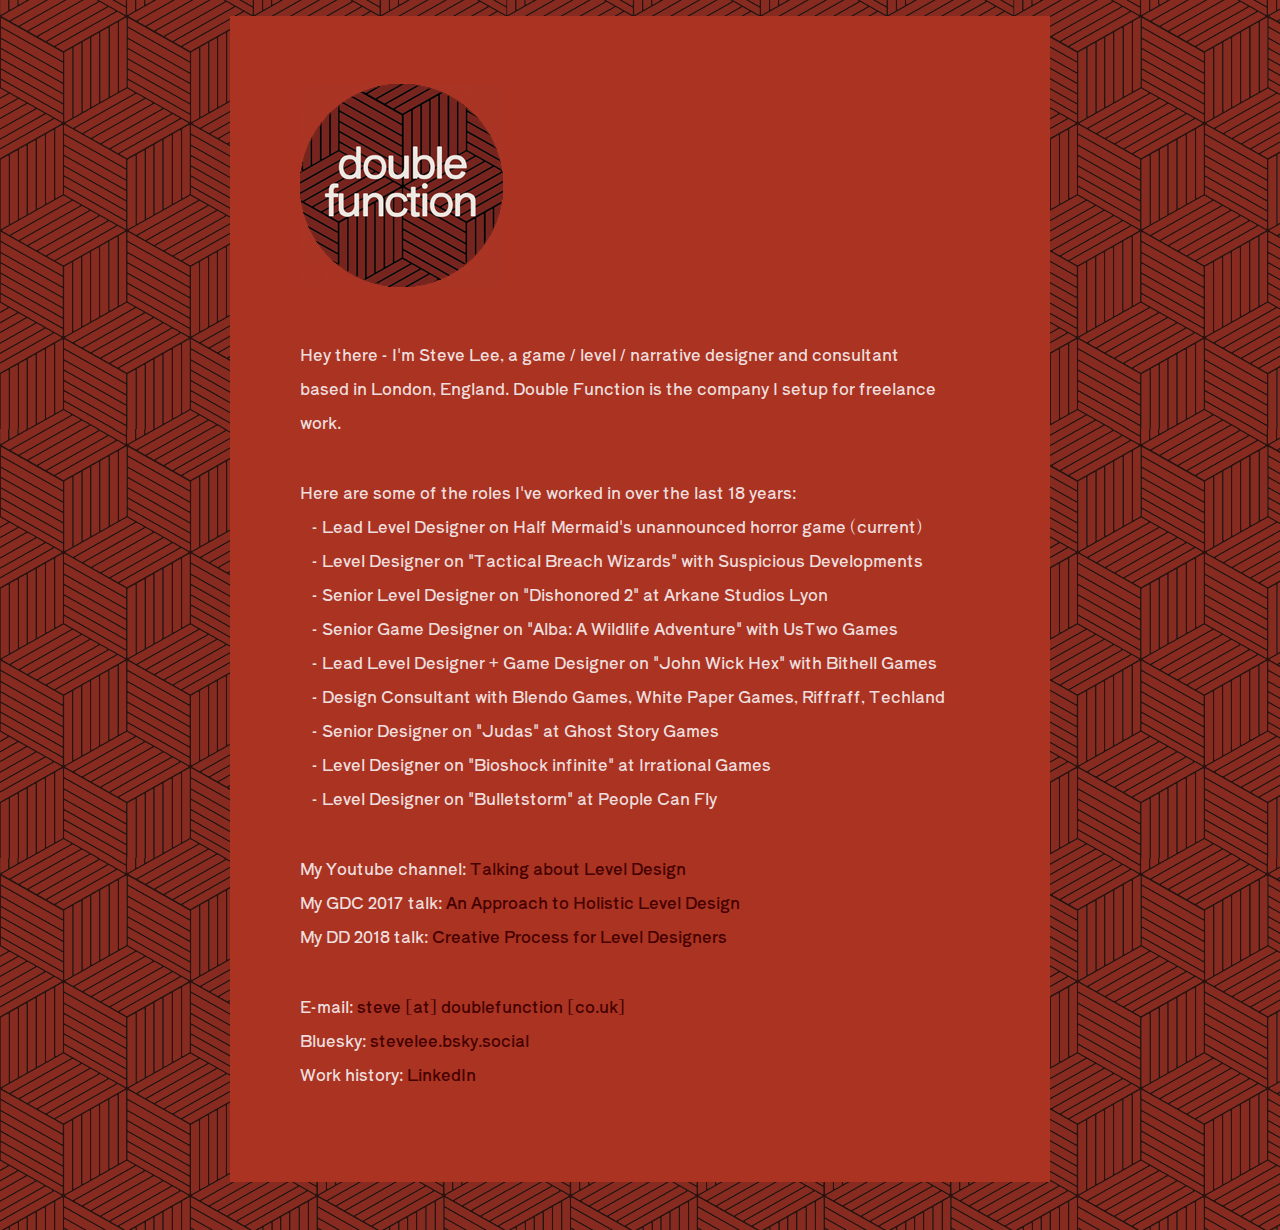
<file: index.html>
<!DOCTYPE html PUBLIC "-//W3C//DTD XHTML 1.0 Transitional//EN" "http://www.w3.org/TR/xhtml1/DTD/xhtml1-transitional.dtd">

<meta name="description" content="Steve Lee is a freelance game / level / narrative designer based in London, England.<br />">

<html>
<head>

<link rel="stylesheet" type="text/css" href="style.css" />

<link rel="preconnect" href="https://fonts.googleapis.com">
<link rel="preconnect" href="https://fonts.gstatic.com" crossorigin>
<link href="https://fonts.googleapis.com/css2?family=Jost:wght@500&family=Shippori+Antique&family=Yantramanav&display=swap" rel="stylesheet">

<title>Steve Lee / Double Function - London-based Game, Level and Narrative Designer</title>

<base target="_blank">

</head>



<!-- BODY -->
<body>

<div id="body">
<br /><br />
<a href="http://www.doublefunction.co.uk" target="_self" alt="double function"><img src="dflogo4.jpg" alt="double function"/></a><br />
<br />

<p>
Hey there - I'm Steve Lee, a game / level / narrative designer and consultant based in London, England. Double Function is the company I setup for freelance work.<br />
</p>

<!--<p>
(For my video and film editing portfolio, <a href="http://doublefunction.co.uk/editing" target="_blank">click here</a>.)
</p>-->

<p>
Here are some of the roles I've worked in over the last 18 years:<br />
&nbsp;&nbsp;&nbsp;- Lead Level Designer on Half Mermaid's unannounced horror game (current)<br />
&nbsp;&nbsp;&nbsp;- Level Designer on "Tactical Breach Wizards" with Suspicious Developments<br />
&nbsp;&nbsp;&nbsp;- Senior Level Designer on "Dishonored 2" at Arkane Studios Lyon<br />
&nbsp;&nbsp;&nbsp;- Senior Game Designer on "Alba: A Wildlife Adventure" with UsTwo Games<br />
&nbsp;&nbsp;&nbsp;- Lead Level Designer + Game Designer on "John Wick Hex" with Bithell Games<br />
&nbsp;&nbsp;&nbsp;- Design Consultant with Blendo Games, White Paper Games, Riffraff, Techland<br />
<!--&nbsp;&nbsp;&nbsp;- Design consulting visits to Techland (Warsaw and Wroclaw studios)<br />
&nbsp;&nbsp;&nbsp;- Lead Level Designer on an unannounced project at Splash Damage<br />
&nbsp;&nbsp;&nbsp;- Design and Narrative Consultant on "The Occupation" by White Paper Games<br />-->
&nbsp;&nbsp;&nbsp;- Senior Designer on "Judas" at Ghost Story Games<br />
&nbsp;&nbsp;&nbsp;- Level Designer on "Bioshock infinite" at Irrational Games <br />
&nbsp;&nbsp;&nbsp;- Level Designer on "Bulletstorm" at People Can Fly <br />
</p>

<p>
My Youtube channel: <a href="https://www.youtube.com/c/stevelee_gamedev" target="_blank">Talking about Level Design</a><br />
My GDC 2017 talk: <a href="http://www.gdcvault.com/play/1024301/Level-Design-Workshop-An-Approach" target="_blank">An Approach to Holistic Level Design</a><br />
My DD 2018 talk: <a href="https://www.youtube.com/watch?v=fuEcNGbze5g" target="_blank">Creative Process for Level Designers</a><br />
<!--My portrait photography: <a href="https://www.instagram.com/stevelee_portraits/" target="_blank">on Instagram</a><br />-->
</p>

<!--<p>
I'm open to lead level / game design roles, working from London - particularly those with a strong narrative focus. If you've any questions or ideas, get in touch. Cheers!<br />
</p>-->

<p>
E-mail: <a href="mailto: steve [at] doublefunction [co.uk]">steve [at] doublefunction [co.uk]</a><br />
Bluesky: <a href="https://bsky.app/profile/stevelee.bsky.social" target="_blank">stevelee.bsky.social</a><br />
Work history: <a href="https://www.linkedin.com/in/stevelee2/" target="_blank">LinkedIn</a><br />
</p>

</div>





</body>
</html>
</file>
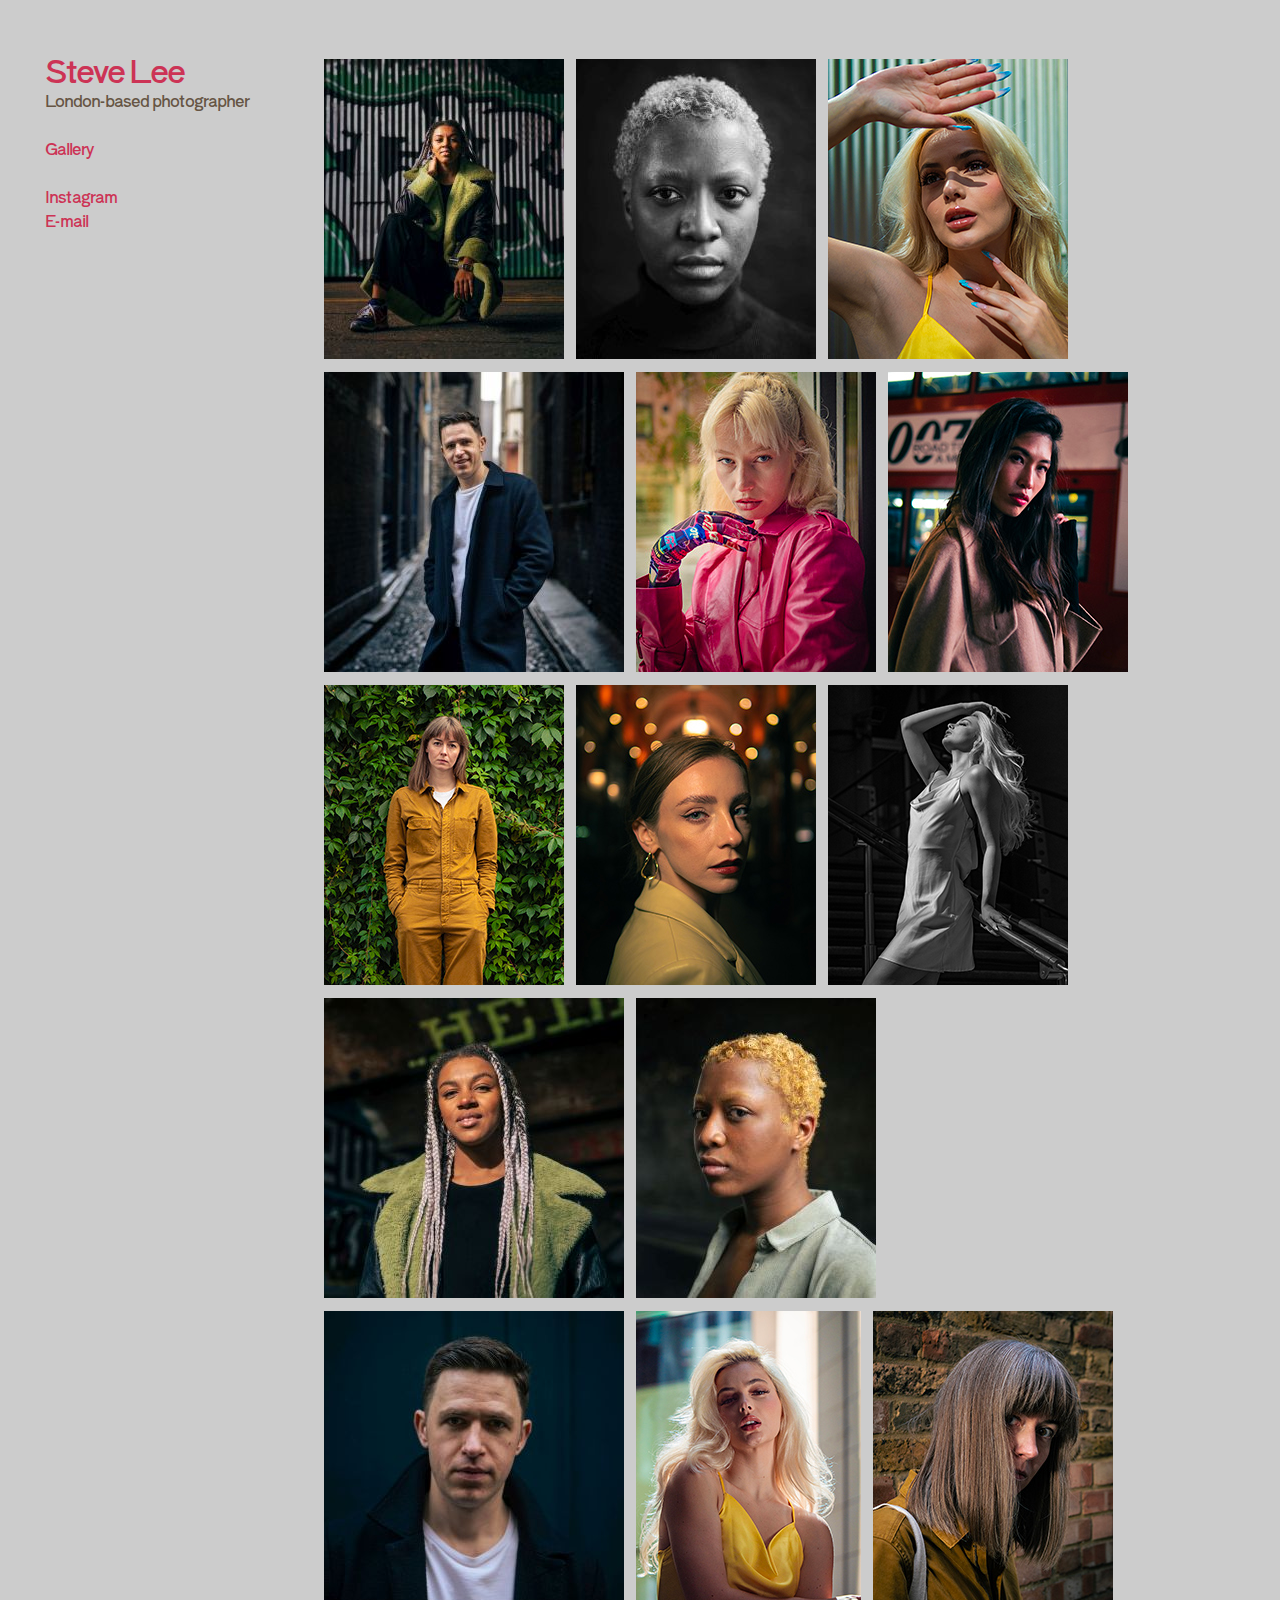
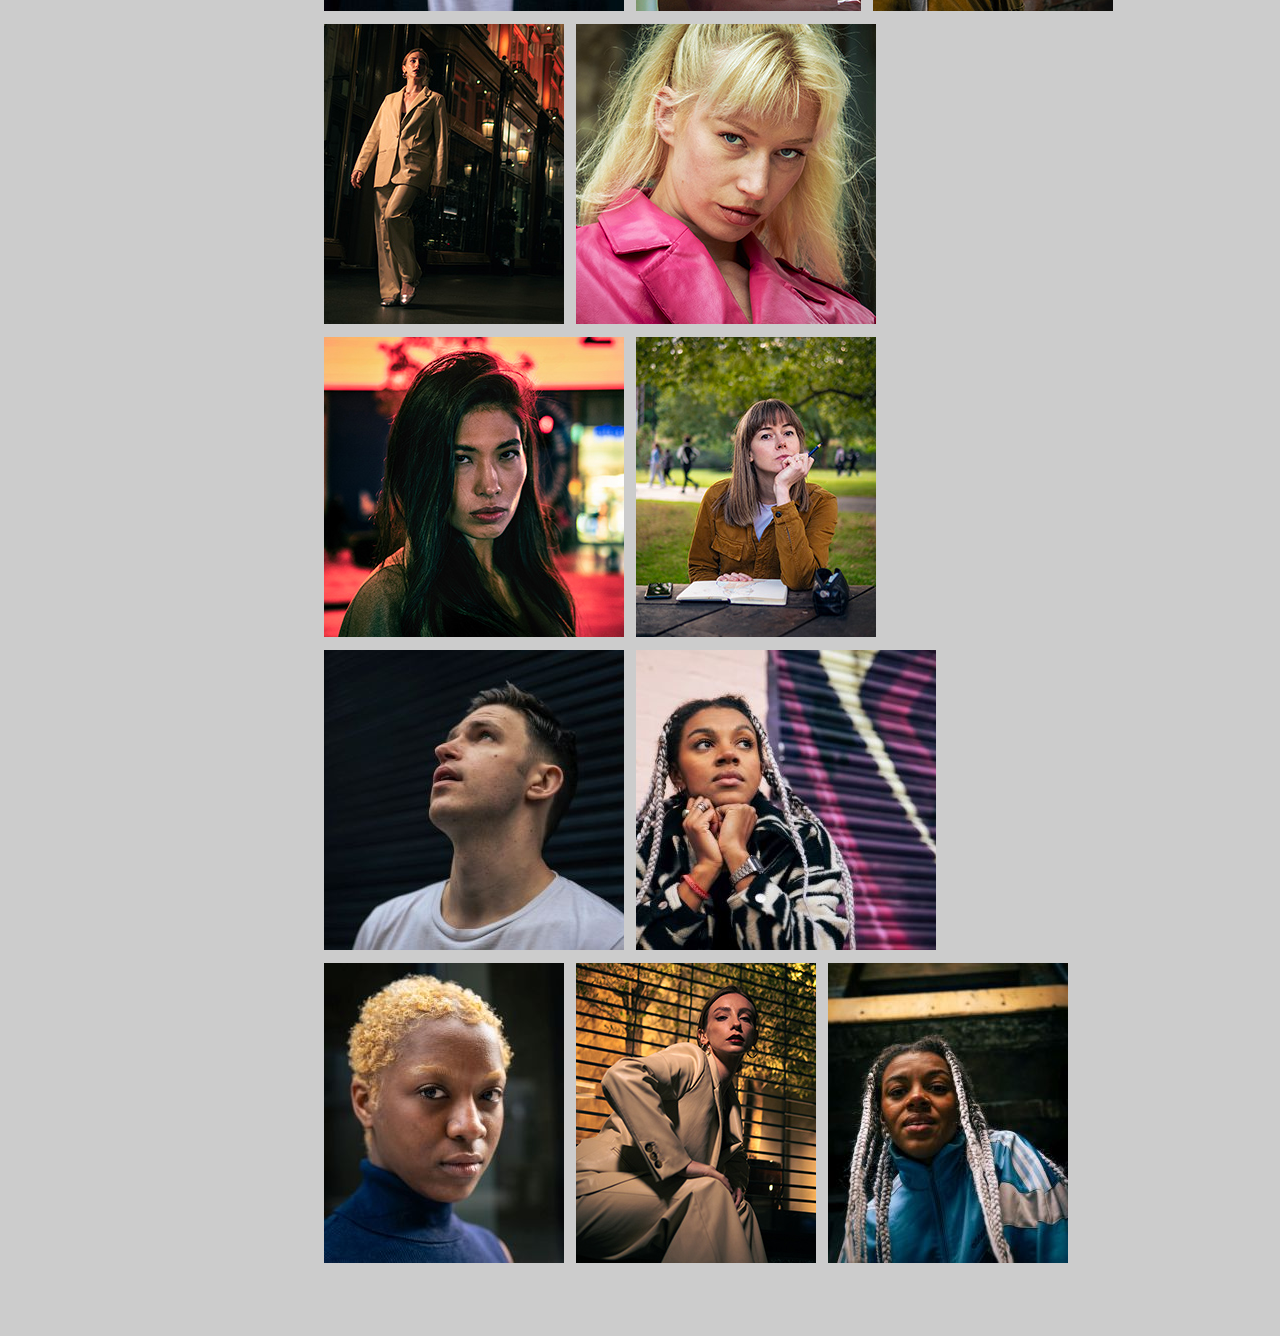
<file: photo/index.html>
<!DOCTYPE html PUBLIC "-//W3C//DTD XHTML 1.0 Transitional//EN" "http://www.w3.org/TR/xhtml1/DTD/xhtml1-transitional.dtd">

<meta name="description" content="Steve Lee is a portrait photographer based in London, England.<br />">

<html>
<head>

<link rel="stylesheet" type="text/css" href="style.css" />

<link rel="preconnect" href="https://fonts.googleapis.com">
<link rel="preconnect" href="https://fonts.gstatic.com" crossorigin>
<link href="https://fonts.googleapis.com/css2?family=Jost:wght@500&family=Shippori+Antique&family=Yantramanav&display=swap" rel="stylesheet">

<title>Steve Lee - London-based portrait photographer</title>

<base target="_self">

</head>

<!-- BODY -->
<body>

<!-- SIDEBAR -->
<div id="sidebar">
<span class="title"><a href="index.html">Steve Lee</a></span><br />
London-based photographer<br />
<br />

<a href="index.html">Gallery</a><br />

<!--
<a href="street.html">Street</a><br />
<a href="travel.html">Travel</a><br />
-->

<br />
<a href="http://www.instagram.com/stevelee_portraits" target="_blank">Instagram</a><br />
<a href="mailto: steve [at] doublefunction [co.uk]">E-mail</a>
</div>

<div id="body">
<a href="img/danelle1.jpg"><img src="img/danelle1_t.jpg" class="thumbnail"/></a>
<a href="img/laura1.jpg"><img src="img/laura1_t.jpg" class="thumbnail"/></a>
<a href="img/roxana1.jpg"><img src="img/roxana1_t.jpg" class="thumbnail"/></a>
<a href="img/sasha1.jpg"><img src="img/sasha1_t.jpg" class="thumbnail square"/></a>
<a href="img/ausrine1.jpg"><img src="img/ausrine1_t.jpg" class="thumbnail"/></a>
<a href="img/ingrid1.jpg"><img src="img/ingrid1_t.jpg" class="thumbnail"/></a>
<a href="photo.html"/><img src="img/marina1_t.jpg" class="thumbnail"/></a>
<a href="img/julia1.jpg"><img src="img/julia1_t.jpg" class="thumbnail"/></a>
<a href="img/roxana2.jpg"><img src="img/roxana2_t.jpg" class="thumbnail"/></a>
<a href="img/danelle2.jpg"><img src="img/danelle2_t.jpg" class="thumbnail square"/></a>
<a href="img/laura2.jpg"><img src="img/laura2_t.jpg" class="thumbnail"/></a>
<a href="img/sasha2.jpg"><img src="img/sasha2_t.jpg" class="thumbnail square"/></a>
<a href="img/roxana3.jpg"><img src="img/roxana3_t.jpg" class="thumbnail"/></a>
<a href="img/marina2.jpg"><img src="img/marina2_t.jpg" class="thumbnail"/></a>
<a href="img/julia2.jpg"><img src="img/julia2_t.jpg" class="thumbnail"/></a>
<a href="img/ausrine2.jpg"><img src="img/ausrine2_t.jpg" class="thumbnail square"/></a>
<a href="img/ingrid2.jpg"><img src="img/ingrid2_t.jpg" class="thumbnail square"/></a>
<a href="img/marina3.jpg"><img src="img/marina3_t.jpg" class="thumbnail"/></a>
<a href="img/sasha3.jpg"><img src="img/sasha3_t.jpg" class="thumbnail square"/></a>
<a href="img/danelle3.jpg"><img src="img/danelle3_t.jpg" class="thumbnail square"/></a>
<a href="img/laura3.jpg"><img src="img/laura3_t.jpg" class="thumbnail"/></a>
<a href="img/julia3.jpg"><img src="img/julia3_t.jpg" class="thumbnail"/></a>
<a href="img/danelle4.jpg"><img src="img/danelle4_t.jpg" class="thumbnail"/></a>

</div>

<!--
<script type="text/javascript">
//Define first typing example:
new TypingText(document.getElementById("body"));

//Type out examples:
TypingText.runAll();
</script>
-->


<!-- GOOGLE ANALYTICS -->
<script type="text/javascript">

  var _gaq = _gaq || [];
  _gaq.push(['_setAccount', 'UA-28560054-1']);
  _gaq.push(['_trackPageview']);

  (function() {
    var ga = document.createElement('script'); ga.type = 'text/javascript'; ga.async = true;
    ga.src = ('https:' == document.location.protocol ? 'https://ssl' : 'http://www') + '.google-analytics.com/ga.js';
    var s = document.getElementsByTagName('script')[0]; s.parentNode.insertBefore(ga, s);
  })();

</script>




</body>
</html>
</file>
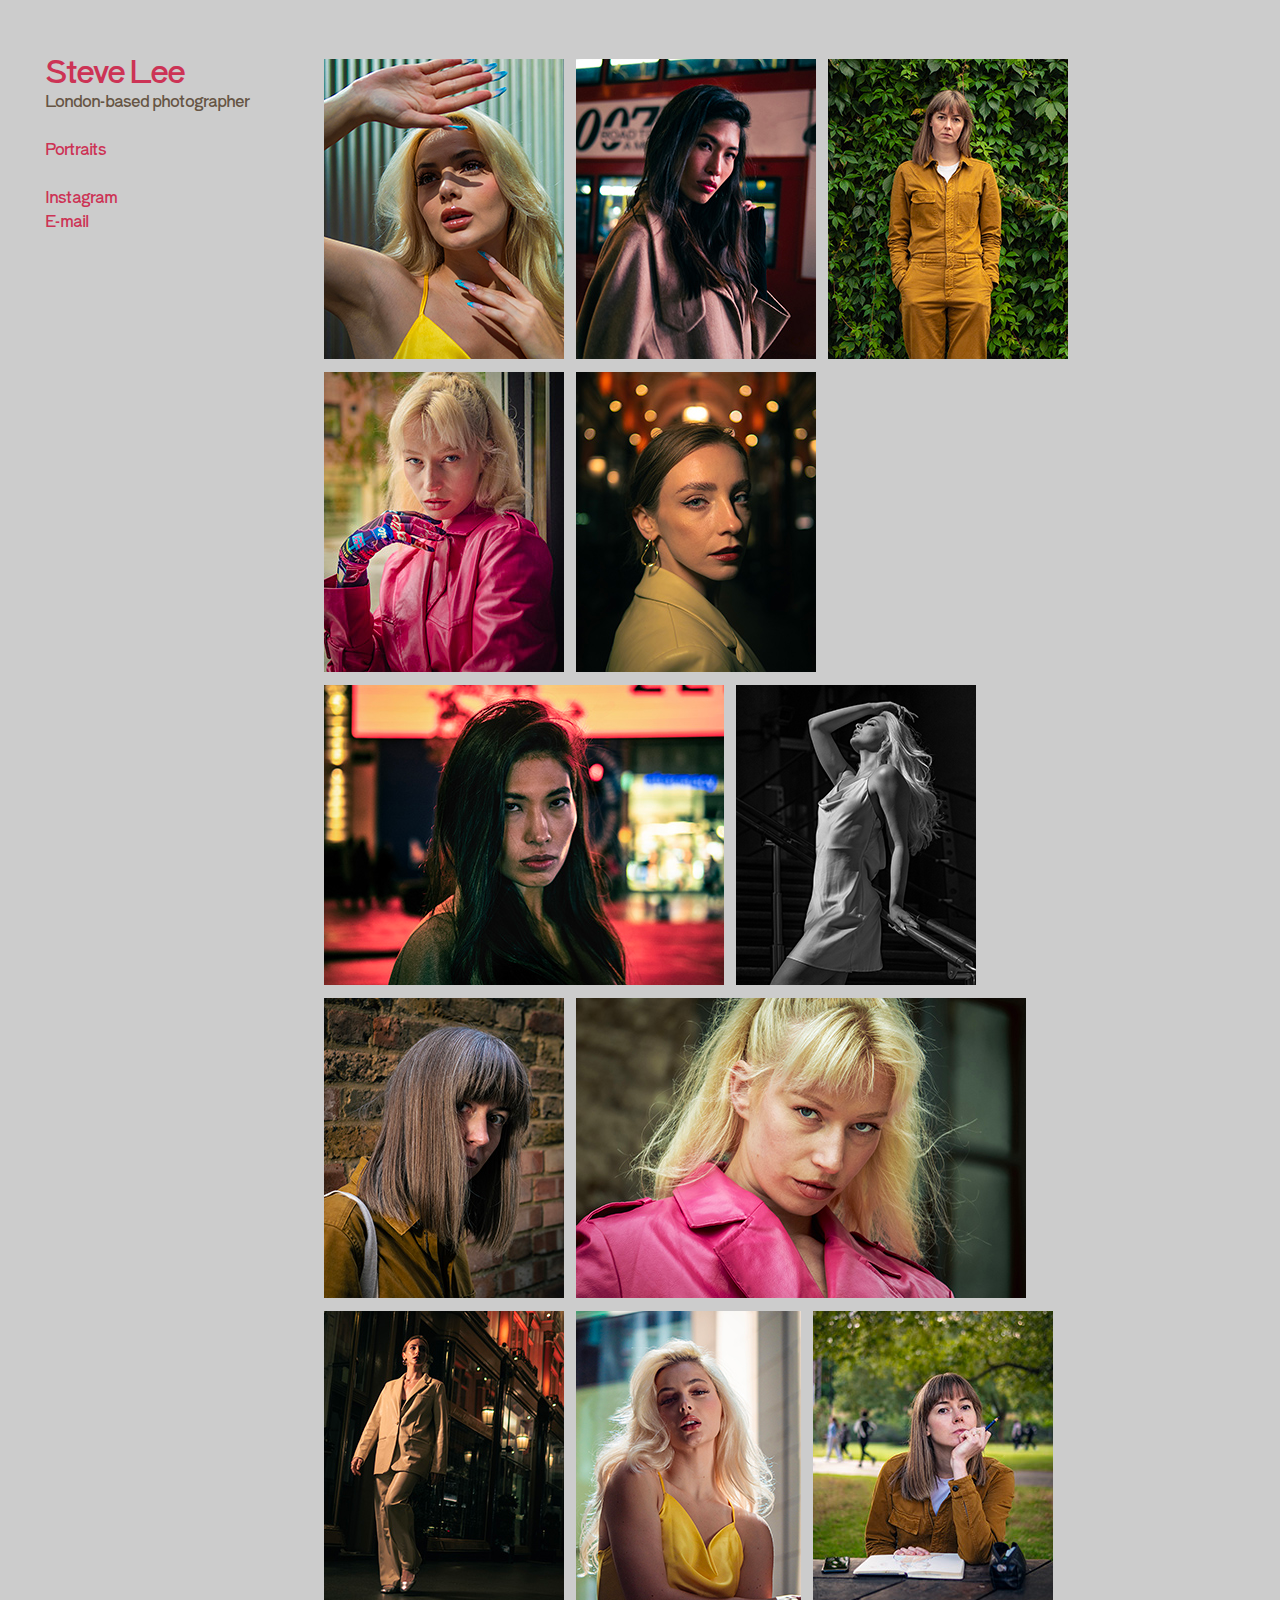
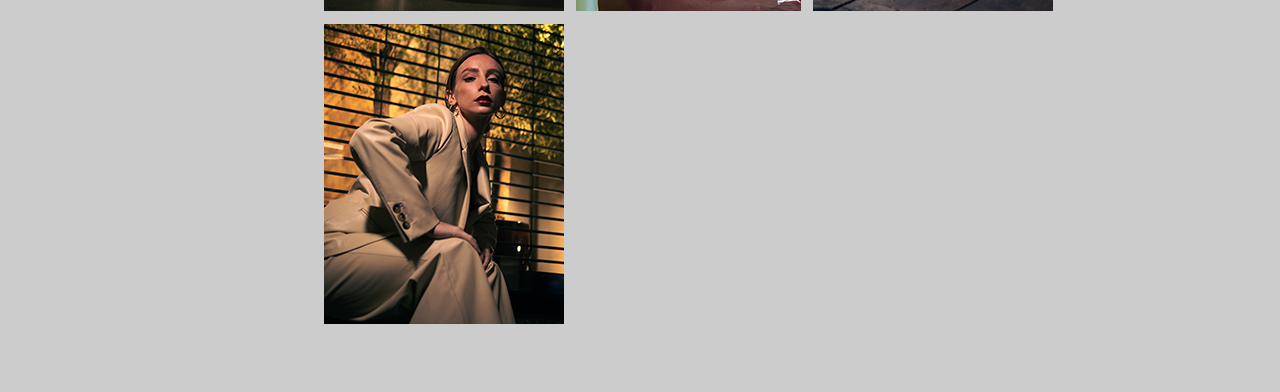
<file: photo/people.html>
<!DOCTYPE html PUBLIC "-//W3C//DTD XHTML 1.0 Transitional//EN" "http://www.w3.org/TR/xhtml1/DTD/xhtml1-transitional.dtd">

<meta name="description" content="Steve Lee is a portrait photographer based in London, England.<br />">

<html>
<head>

<link rel="stylesheet" type="text/css" href="style.css" />

<link rel="preconnect" href="https://fonts.googleapis.com">
<link rel="preconnect" href="https://fonts.gstatic.com" crossorigin>
<link href="https://fonts.googleapis.com/css2?family=Jost:wght@500&family=Shippori+Antique&family=Yantramanav&display=swap" rel="stylesheet">

<title>Steve Lee - London-based portrait photographer</title>

<base target="_self">

</head>

<!-- BODY -->
<body>

<!-- SIDEBAR -->
<div id="sidebar">
<span class="title"><a href="index.html">Steve Lee</a></span><br />
London-based photographer<br />
<br />

<a href="people.html">Portraits</a><br />

<!--
<a href="street.html">Street</a><br />
<a href="travel.html">Travel</a><br />
-->

<br />
<a href="http://www.instagram.com/stevelee_photo" target="_blank">Instagram</a><br />
<a href="mailto: steve [at] doublefunction [co.uk]">E-mail</a>
</div>

<div id="body">
<a href="people/roxana1.jpg"><img src="people/roxana1_t.jpg" class="thumbnail"/></a>
<a href="people/ingrid1.jpg"><img src="people/ingrid1_t.jpg" class="thumbnail"/></a>
<a href="photo.html"/><img src="people/marina1_t.jpg" class="thumbnail"/></a>
<a href="people/ausrine1.jpg"><img src="people/ausrine1_t.jpg" class="thumbnail"/></a>
<a href="people/julia1.jpg"><img src="people/julia1_t.jpg" class="thumbnail"/></a>
<a href="people/ingrid2.jpg"><img src="people/ingrid2_t.jpg" class="thumbnail"/></a>
<a href="people/roxana2.jpg"><img src="people/roxana2_t.jpg" class="thumbnail"/></a>
<a href="people/marina2.jpg"><img src="people/marina2_t.jpg" class="thumbnail"/></a>
<a href="people/ausrine2.jpg"><img src="people/ausrine2_t.jpg" class="thumbnail"/></a>
<a href="people/julia2.jpg"><img src="people/julia2_t.jpg" class="thumbnail"/></a>
<a href="people/roxana3.jpg"><img src="people/roxana3_t.jpg" class="thumbnail"/></a>
<a href="people/marina3.jpg"><img src="people/marina3_t.jpg" class="thumbnail"/></a>
<a href="people/julia3.jpg"><img src="people/julia3_t.jpg" class="thumbnail"/></a>

</div>

<!--
<script type="text/javascript">
//Define first typing example:
new TypingText(document.getElementById("body"));

//Type out examples:
TypingText.runAll();
</script>
-->


<!-- GOOGLE ANALYTICS -->
<script type="text/javascript">

  var _gaq = _gaq || [];
  _gaq.push(['_setAccount', 'UA-28560054-1']);
  _gaq.push(['_trackPageview']);

  (function() {
    var ga = document.createElement('script'); ga.type = 'text/javascript'; ga.async = true;
    ga.src = ('https:' == document.location.protocol ? 'https://ssl' : 'http://www') + '.google-analytics.com/ga.js';
    var s = document.getElementsByTagName('script')[0]; s.parentNode.insertBefore(ga, s);
  })();

</script>




</body>
</html>
</file>
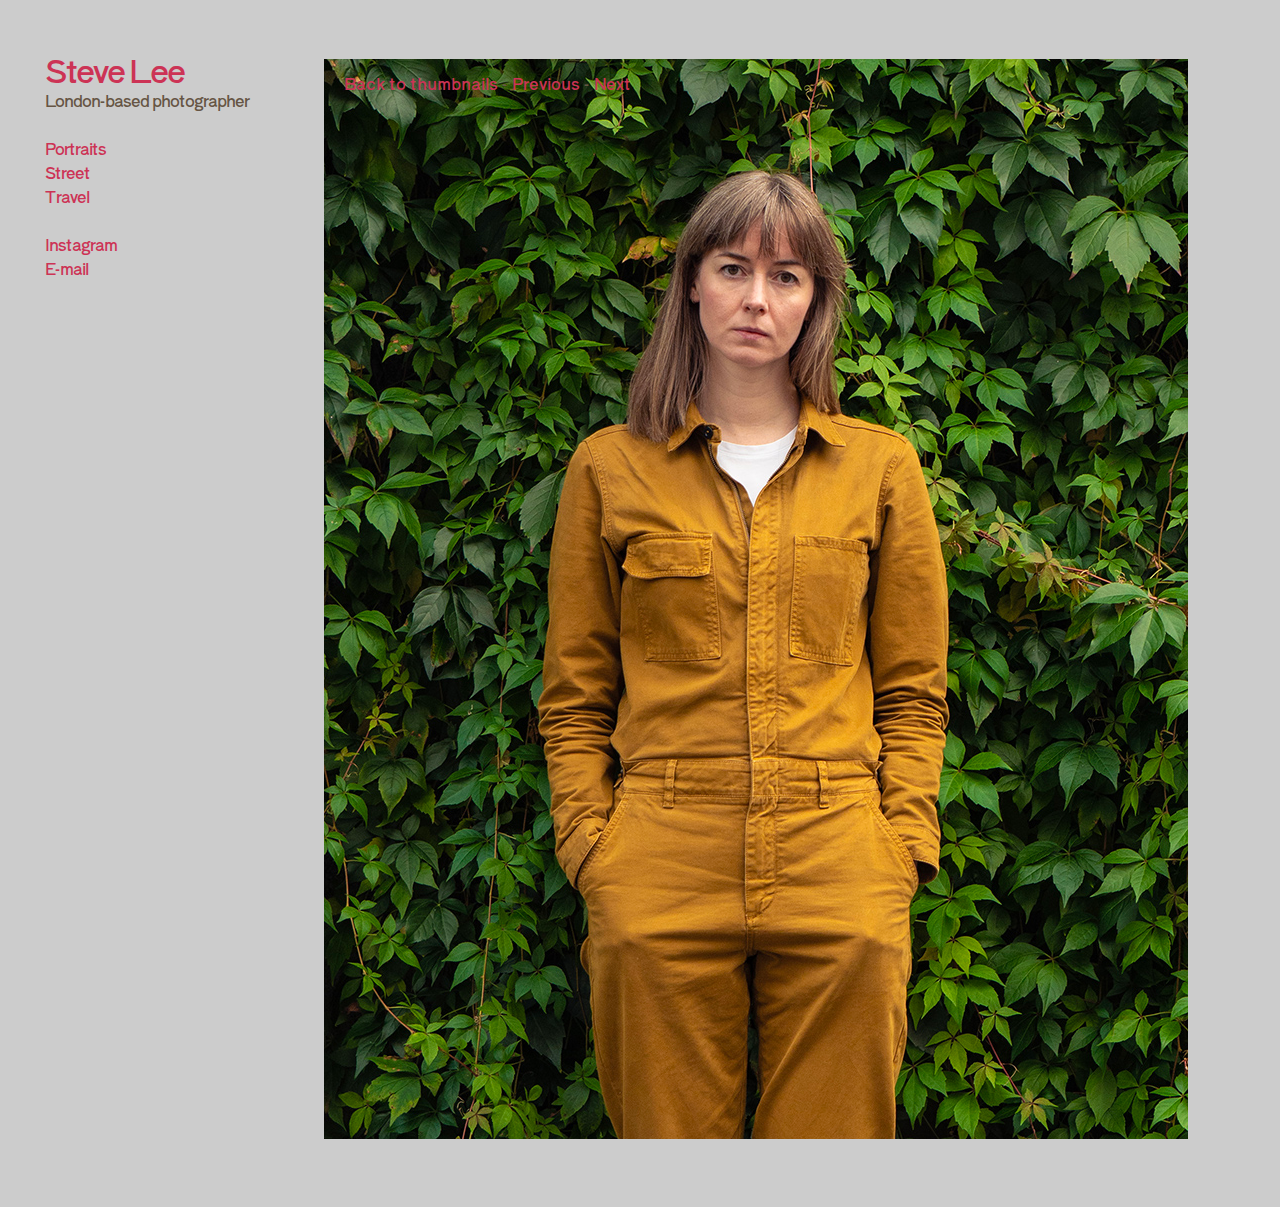
<file: photo/photo.html>
<!DOCTYPE html PUBLIC "-//W3C//DTD XHTML 1.0 Transitional//EN" "http://www.w3.org/TR/xhtml1/DTD/xhtml1-transitional.dtd">

<meta name="description" content="Steve Lee is a portrait photographer based in London, England.<br />">

<html>
<head>

<link rel="stylesheet" type="text/css" href="style.css" />

<link rel="preconnect" href="https://fonts.googleapis.com">
<link rel="preconnect" href="https://fonts.gstatic.com" crossorigin>
<link href="https://fonts.googleapis.com/css2?family=Jost:wght@500&family=Shippori+Antique&family=Yantramanav&display=swap" rel="stylesheet">

<title>Steve Lee - London-based portrait photographer</title>

<base target="_self">

</head>

<!-- BODY -->
<body>

<!-- SIDEBAR -->
<div id="sidebar">
<span class="title"><a href="index.html">Steve Lee</a></span><br />
London-based photographer<br />
<br />

<a href="people.html">Portraits</a><br />
<a href="street.html">Street</a><br />
<a href="travel.html">Travel</a><br />
<br />
<a href="http://www.instagram.com/stevelee_photo" target="_blank">Instagram</a><br />
<a href="mailto: steve [at] doublefunction [co.uk]">E-mail</a>
</div>

<div id="body" style="z-index: 10; margin-left: 24px;">
<p>
<a href="history.back()">Back to thumbnails</a> - <a href="history.back()">Previous</a> - <a href="history.back()">Next</a> <br />
</p>
</div>

<div id="body">
<img src="people/marina1.jpg"/>
</div>

<!--
<script type="text/javascript">
//Define first typing example:
new TypingText(document.getElementById("body"));

//Type out examples:
TypingText.runAll();
</script>
-->


<!-- GOOGLE ANALYTICS -->
<script type="text/javascript">

  var _gaq = _gaq || [];
  _gaq.push(['_setAccount', 'UA-28560054-1']);
  _gaq.push(['_trackPageview']);

  (function() {
    var ga = document.createElement('script'); ga.type = 'text/javascript'; ga.async = true;
    ga.src = ('https:' == document.location.protocol ? 'https://ssl' : 'http://www') + '.google-analytics.com/ga.js';
    var s = document.getElementsByTagName('script')[0]; s.parentNode.insertBefore(ga, s);
  })();

</script>




</body>
</html>
</file>
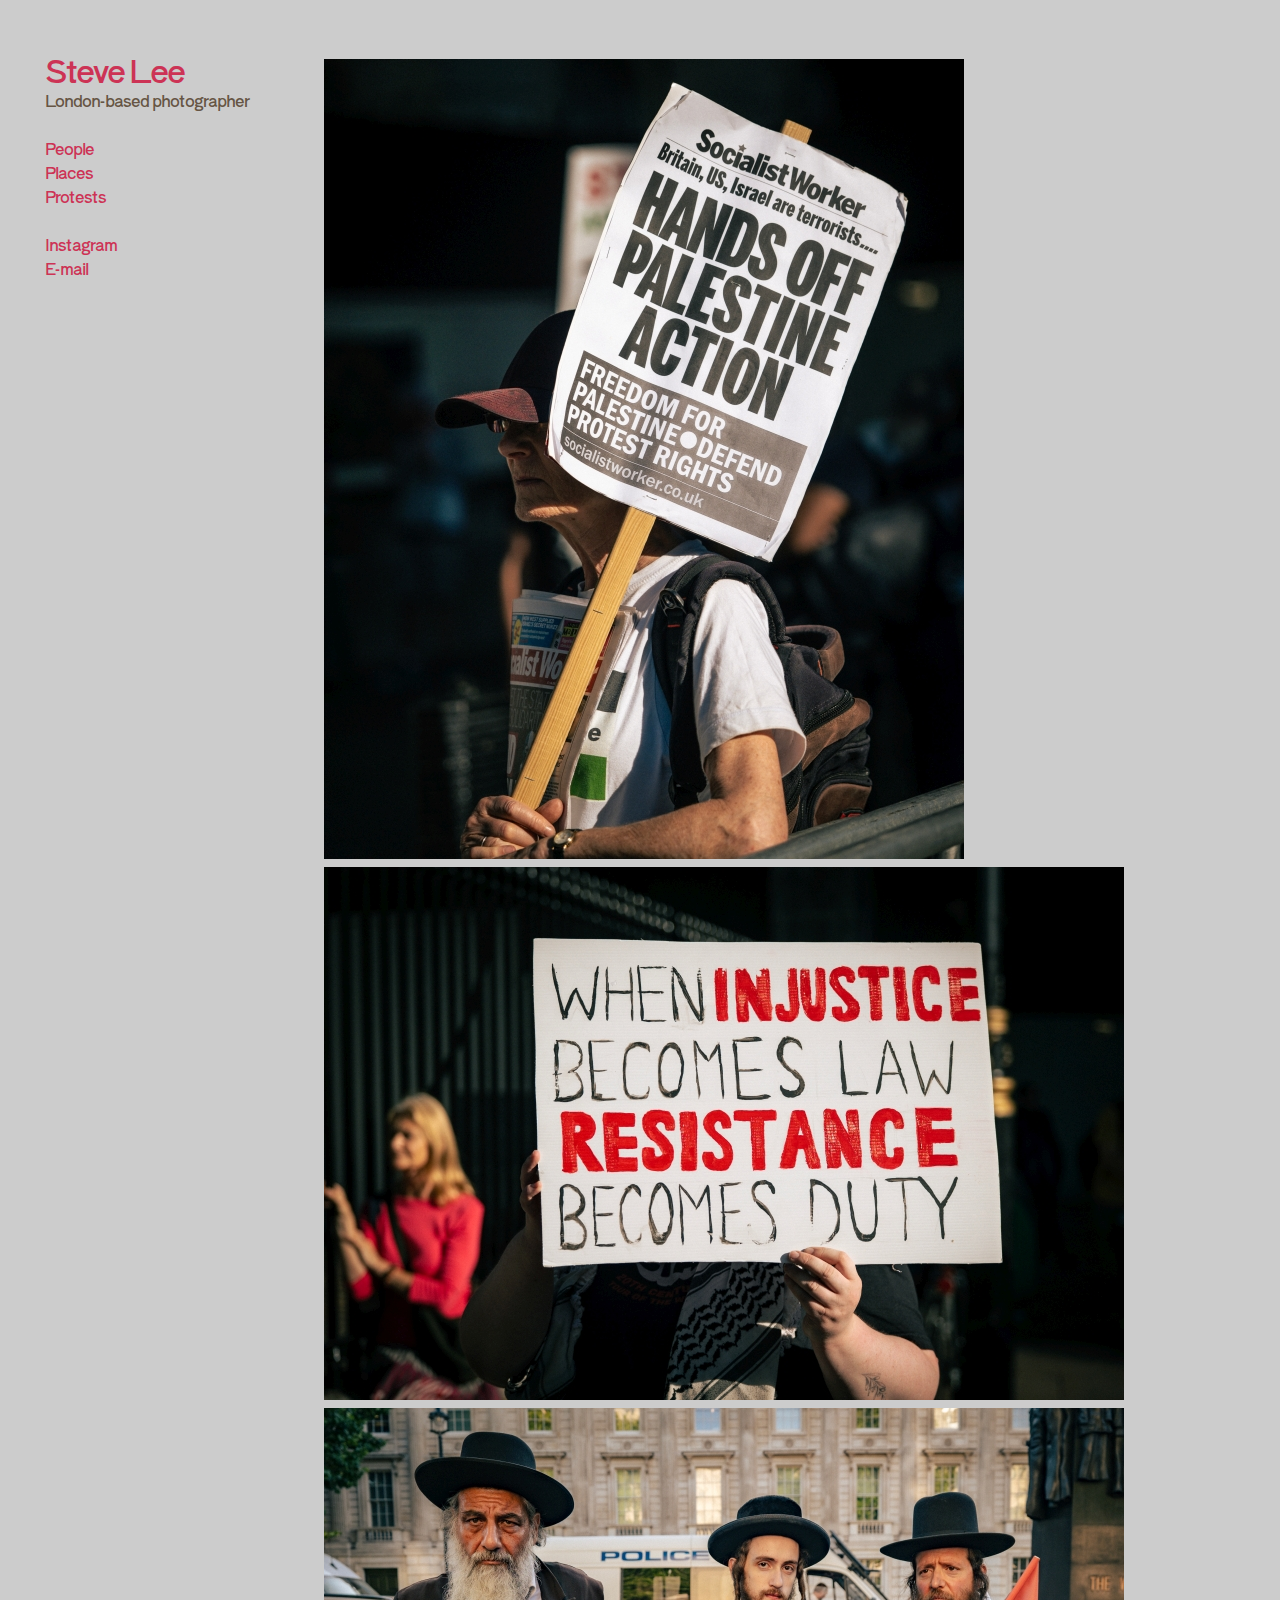
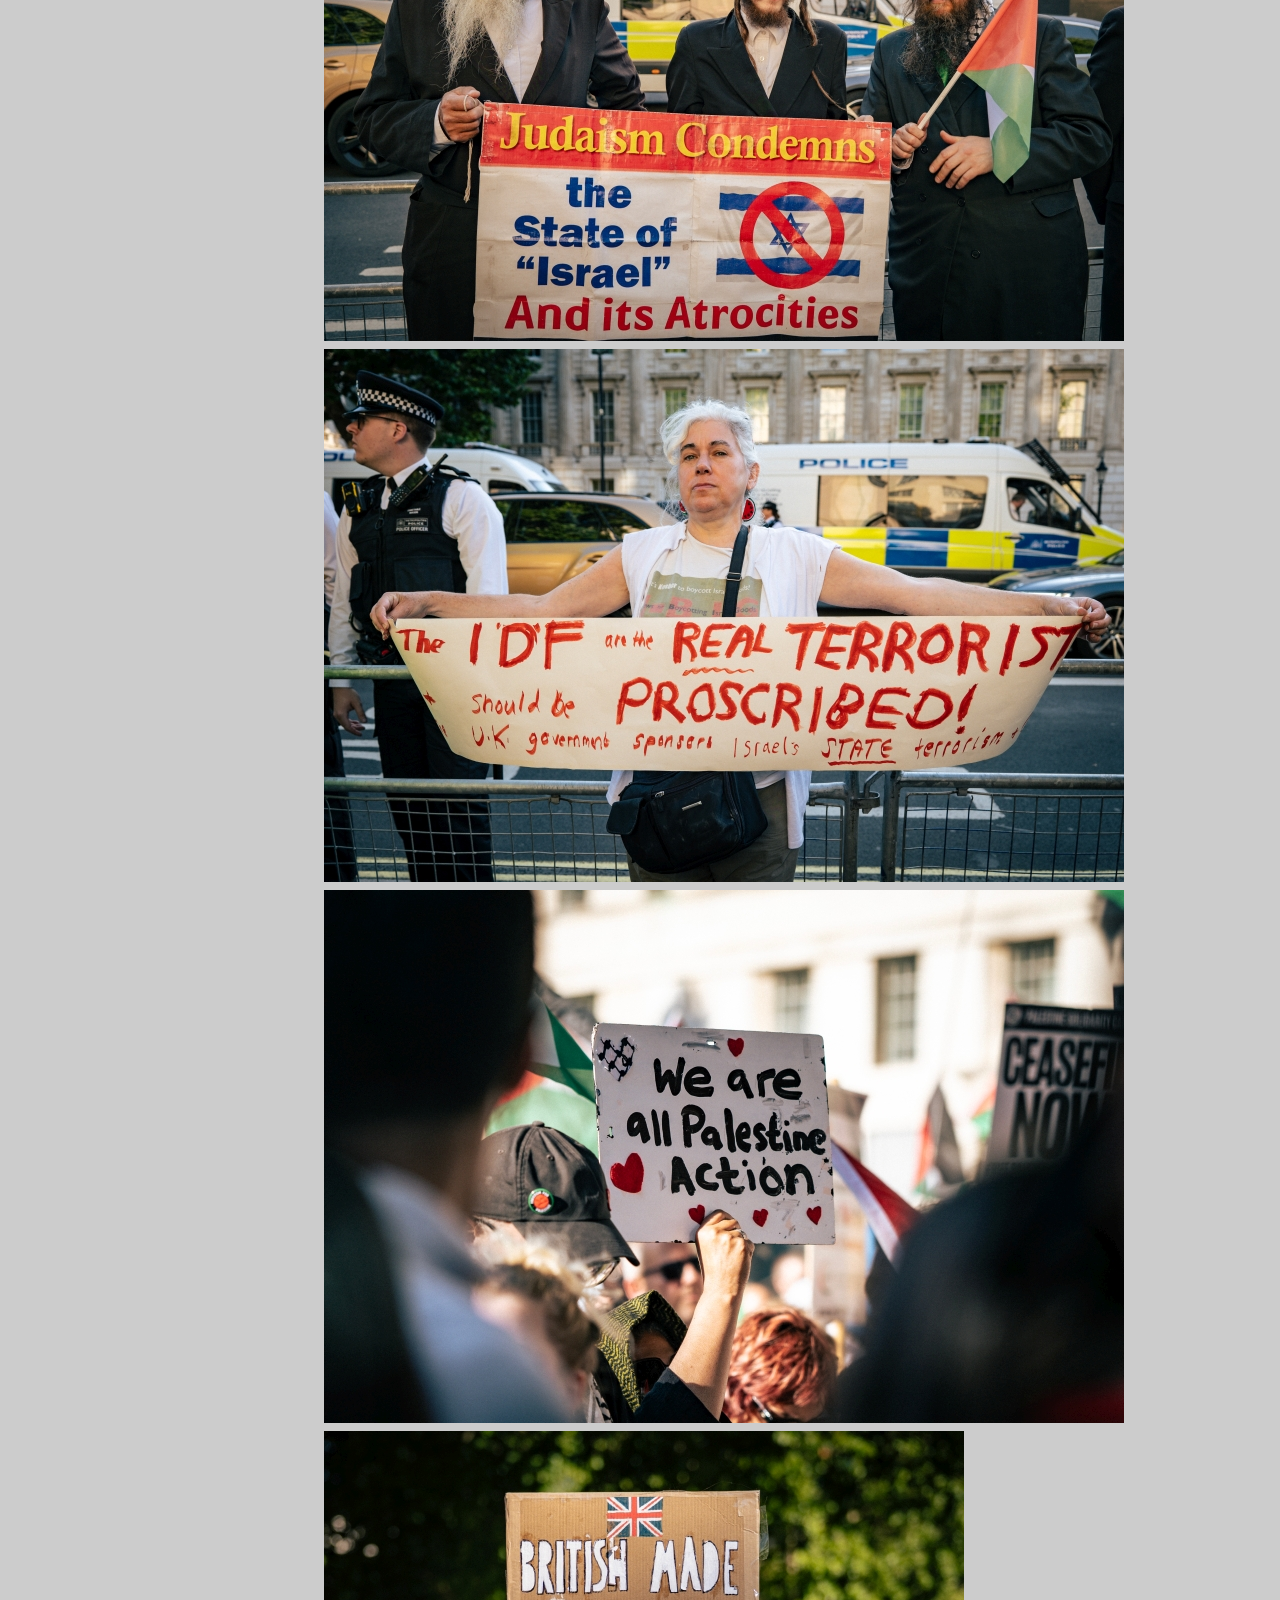
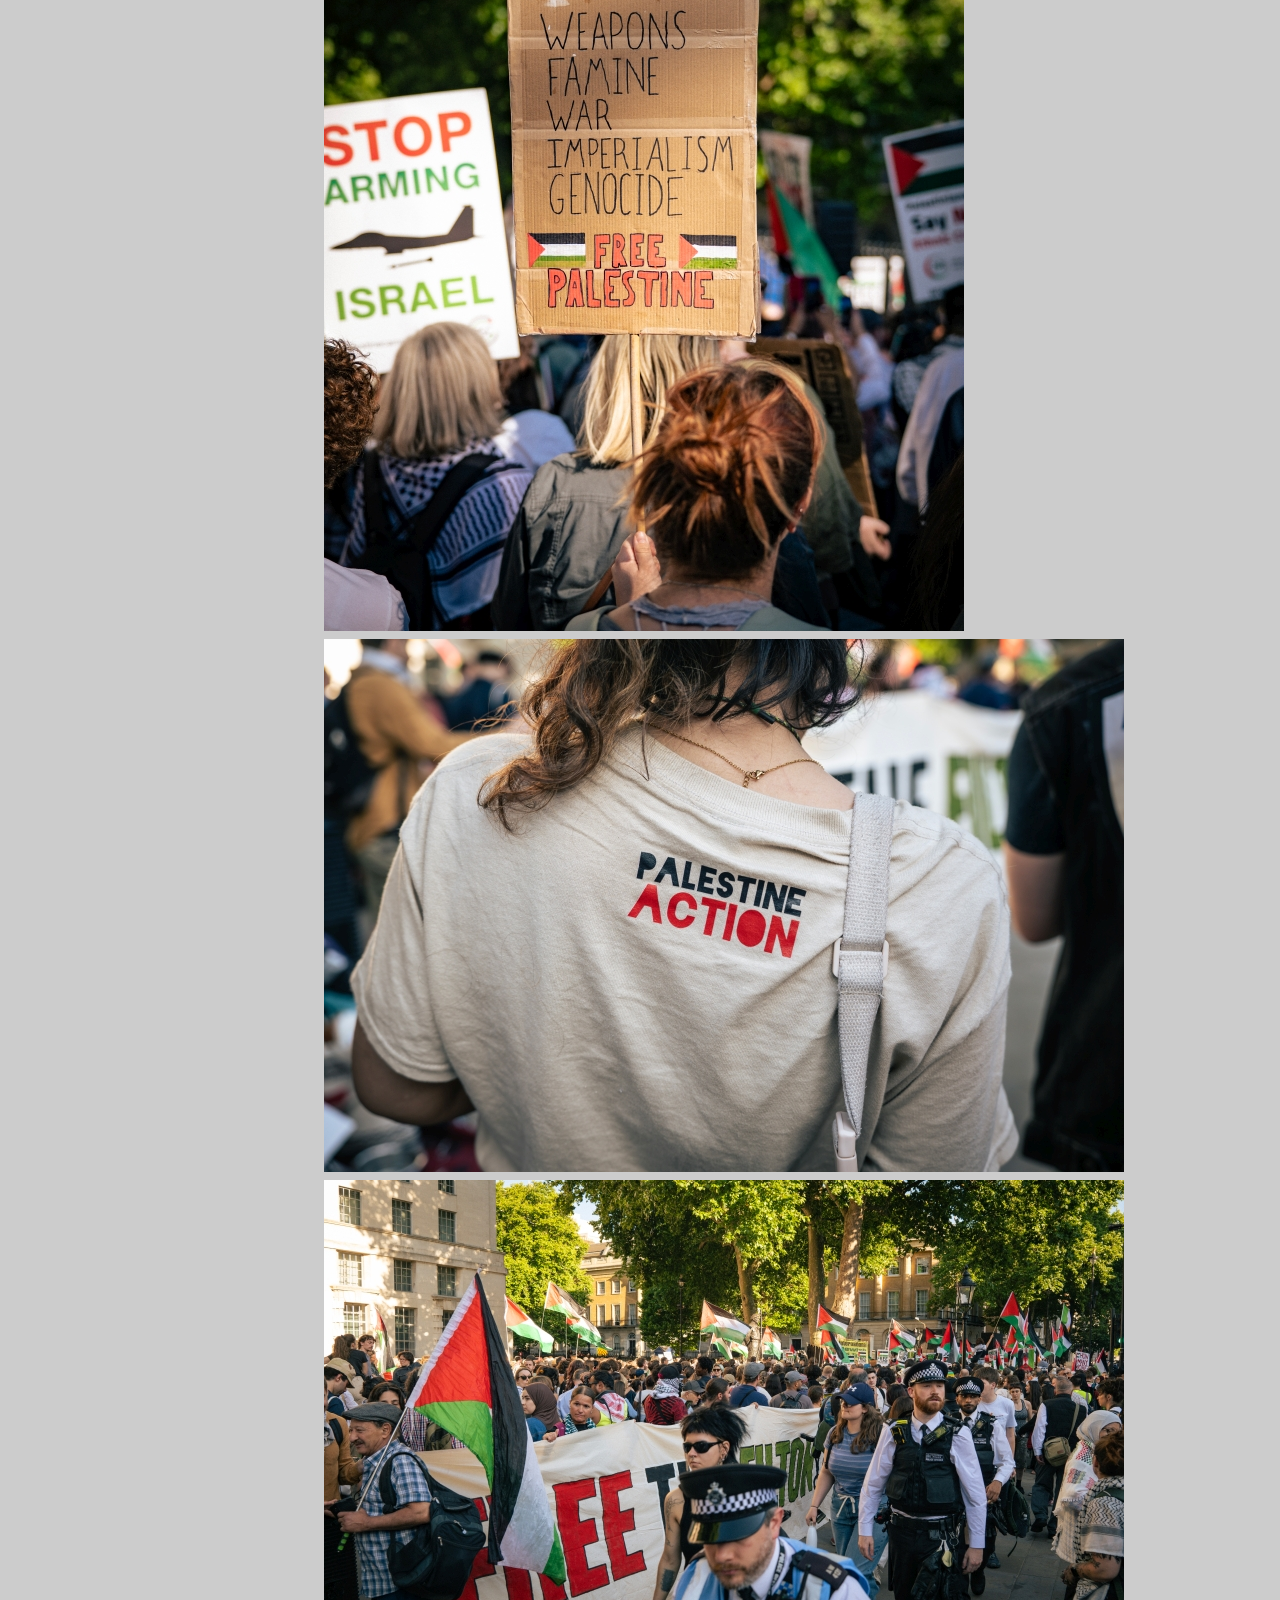
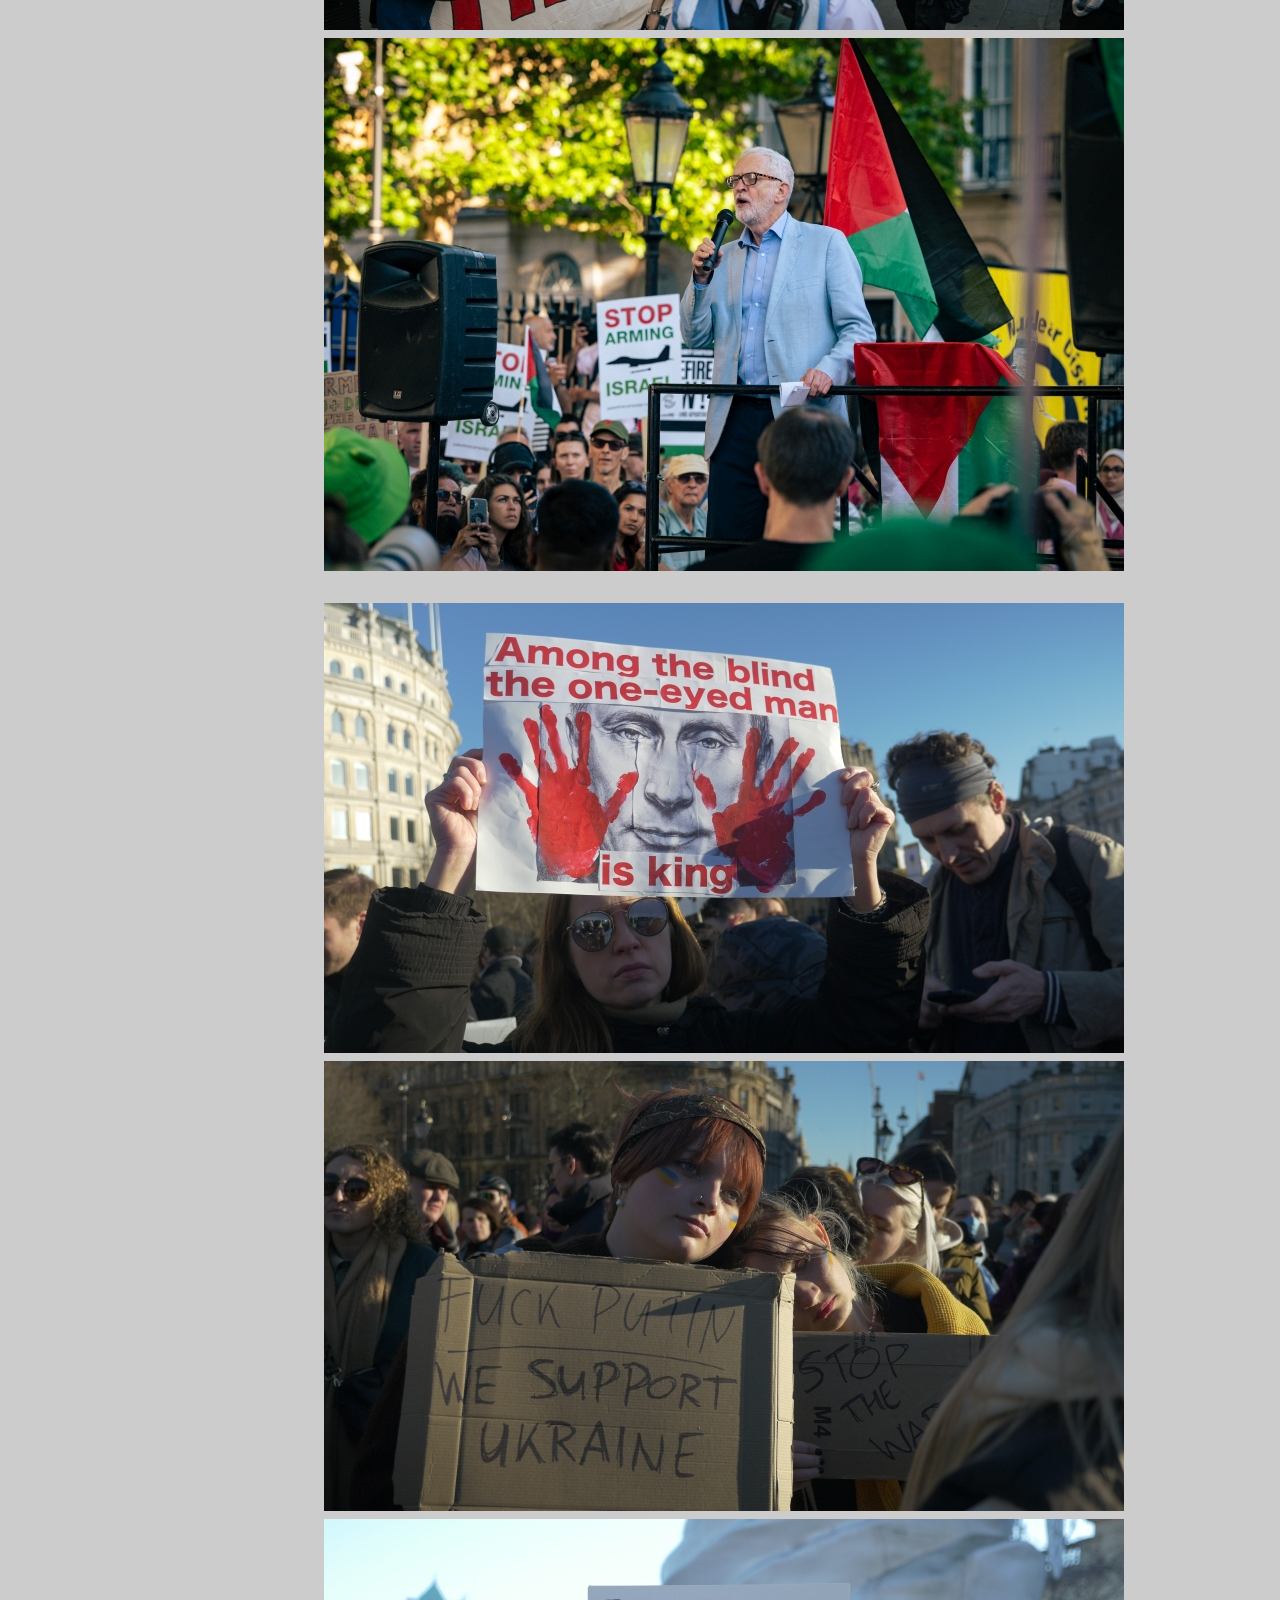
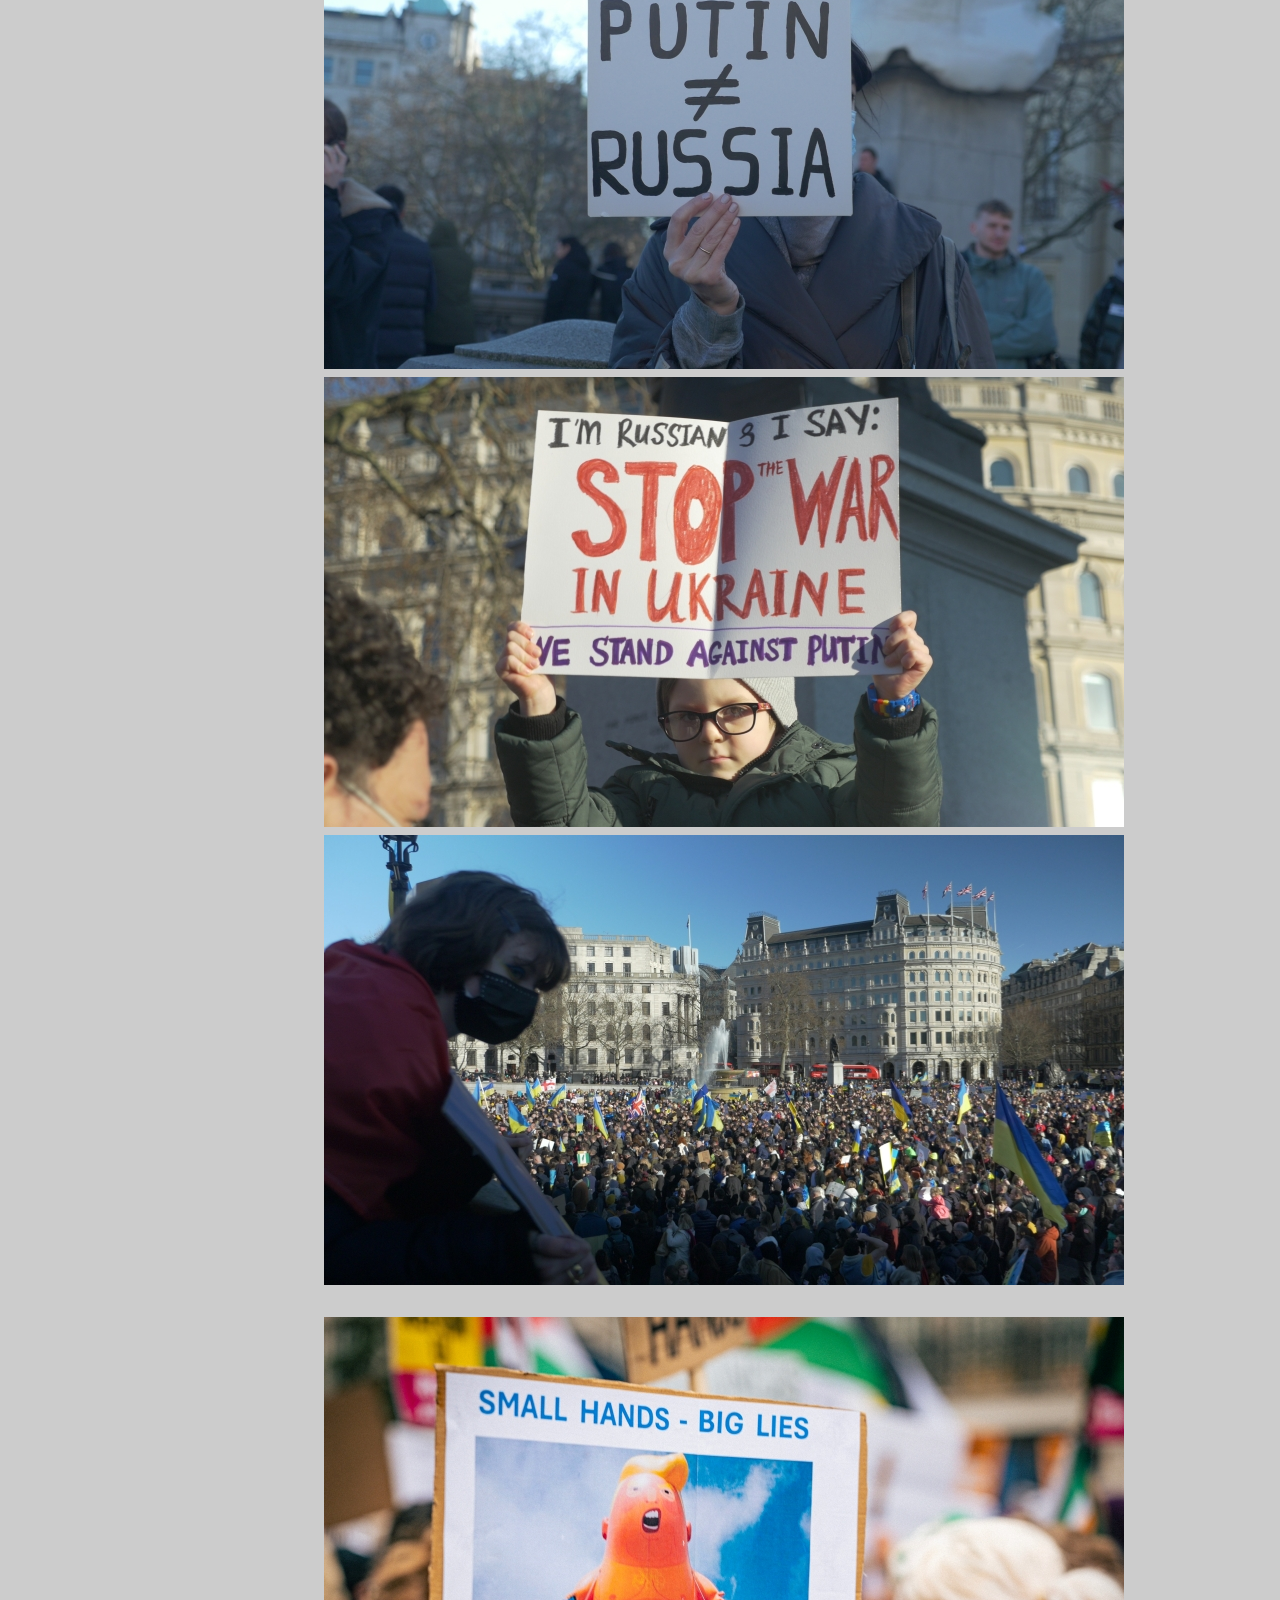
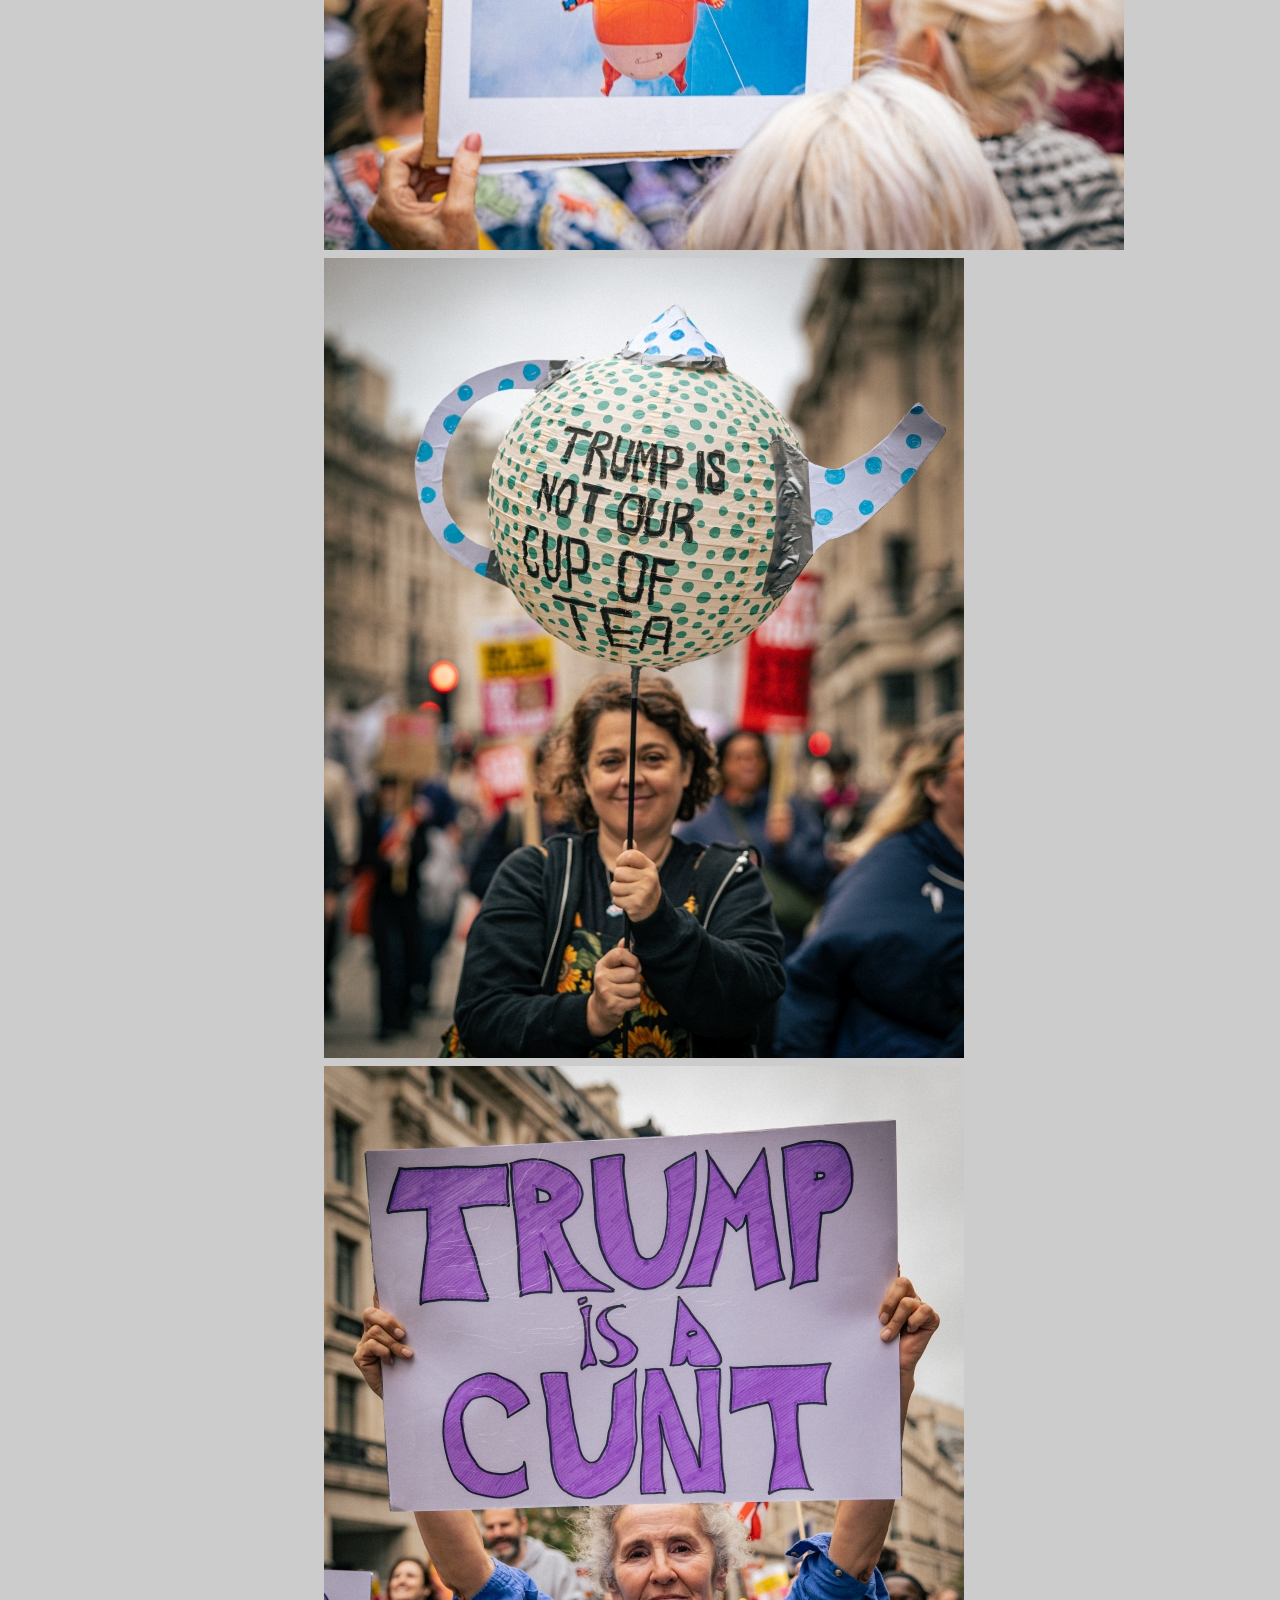
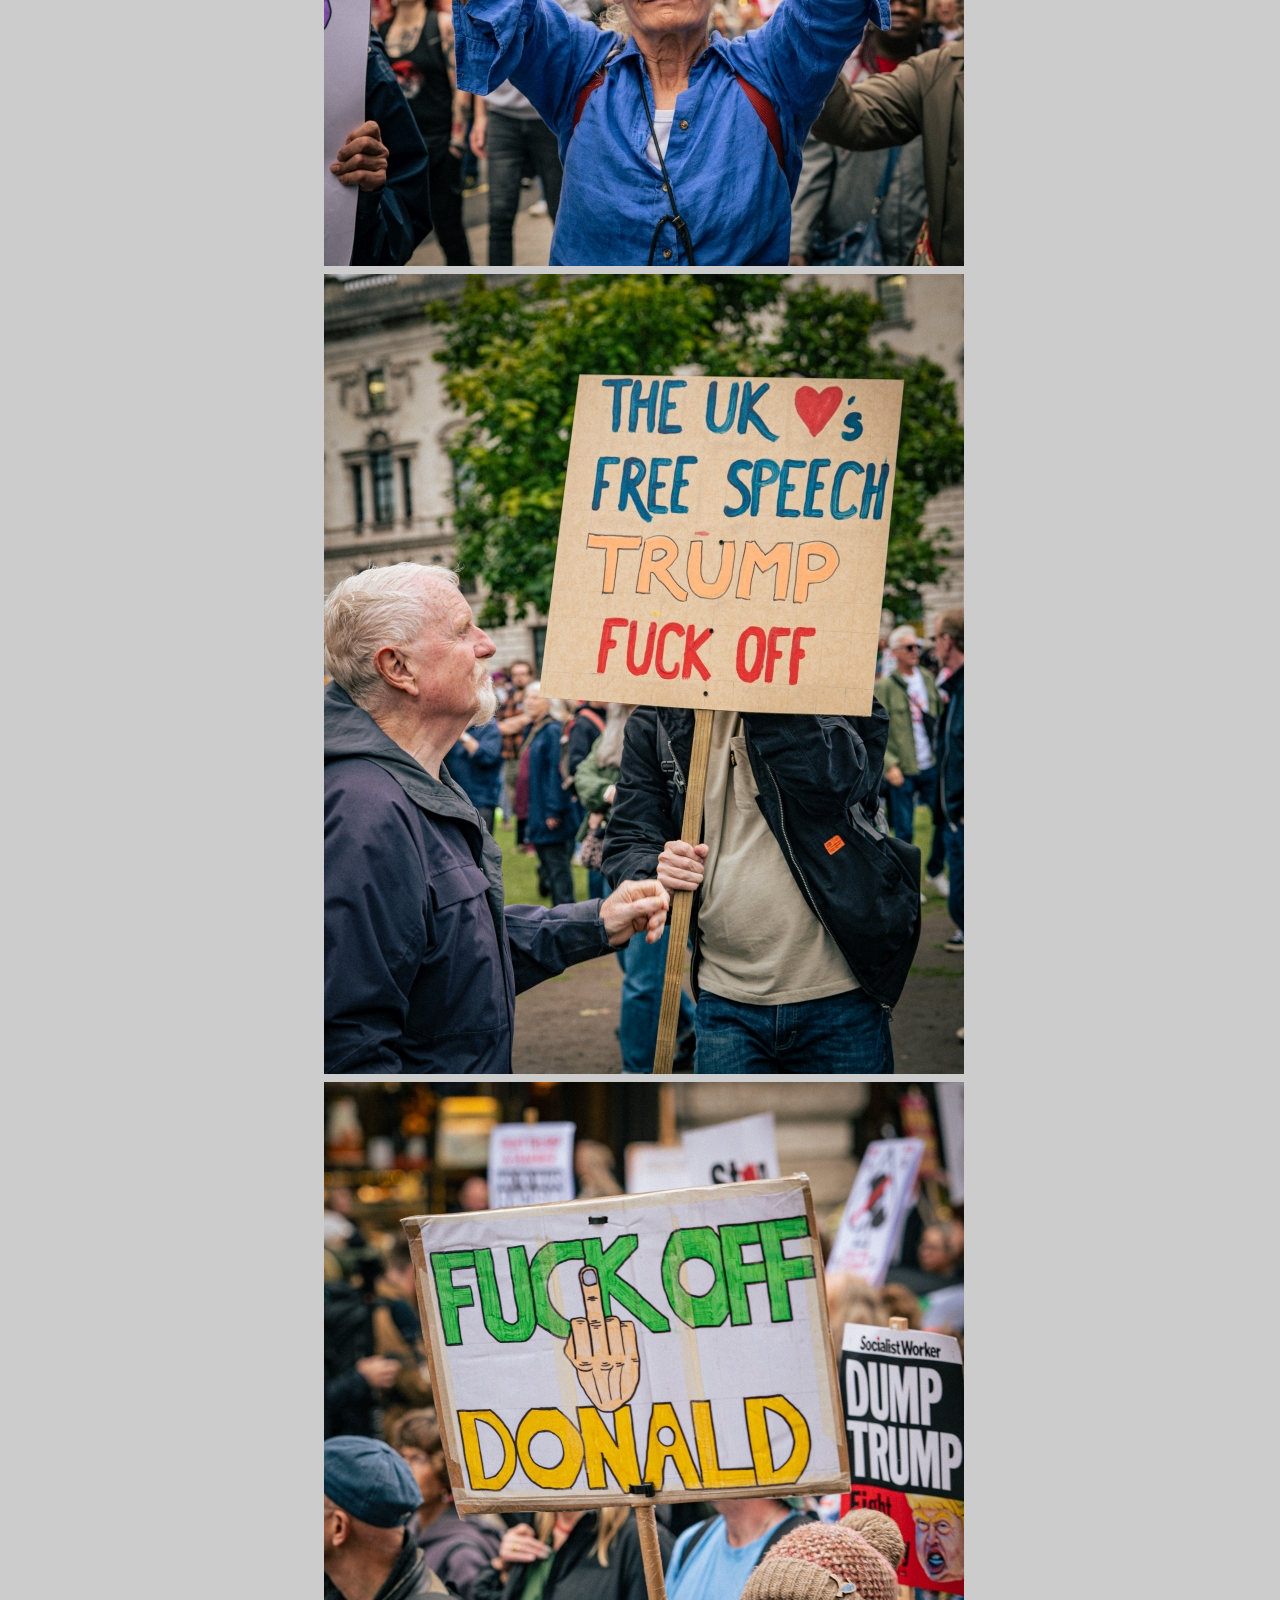
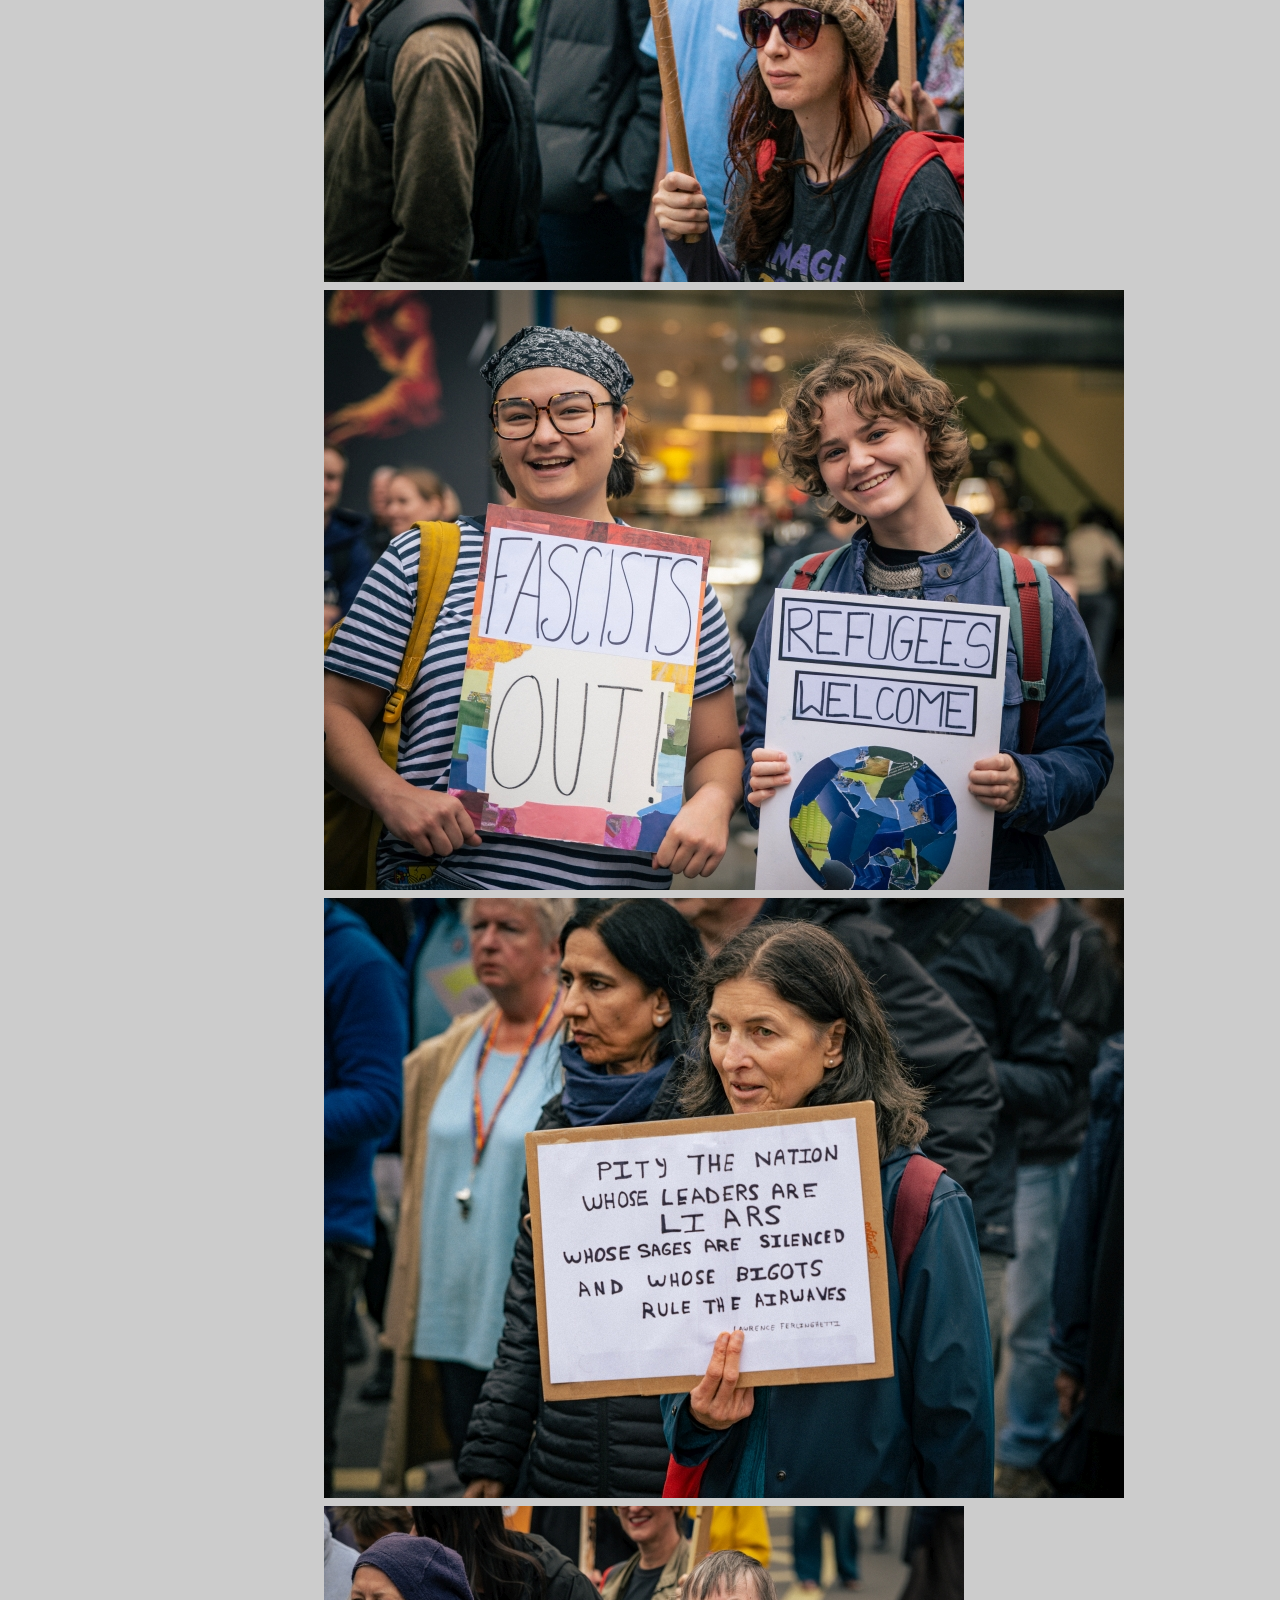
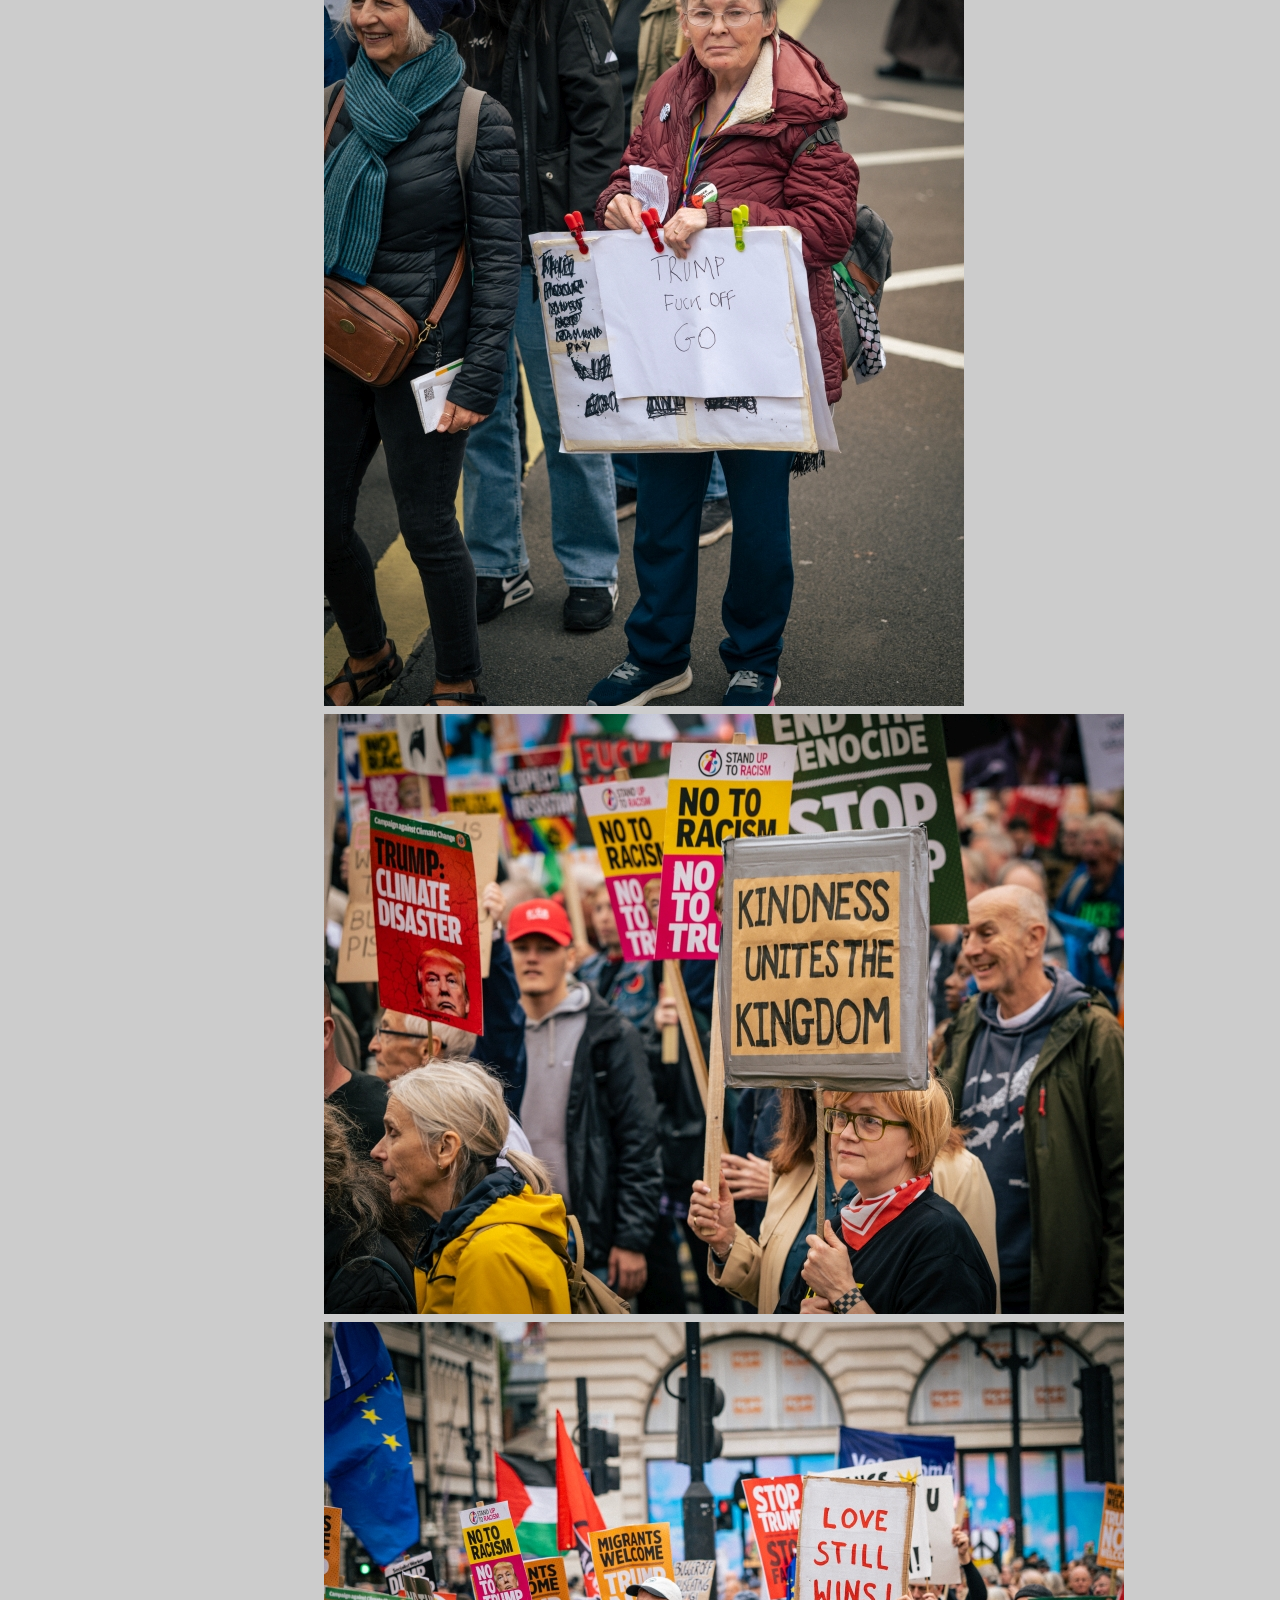
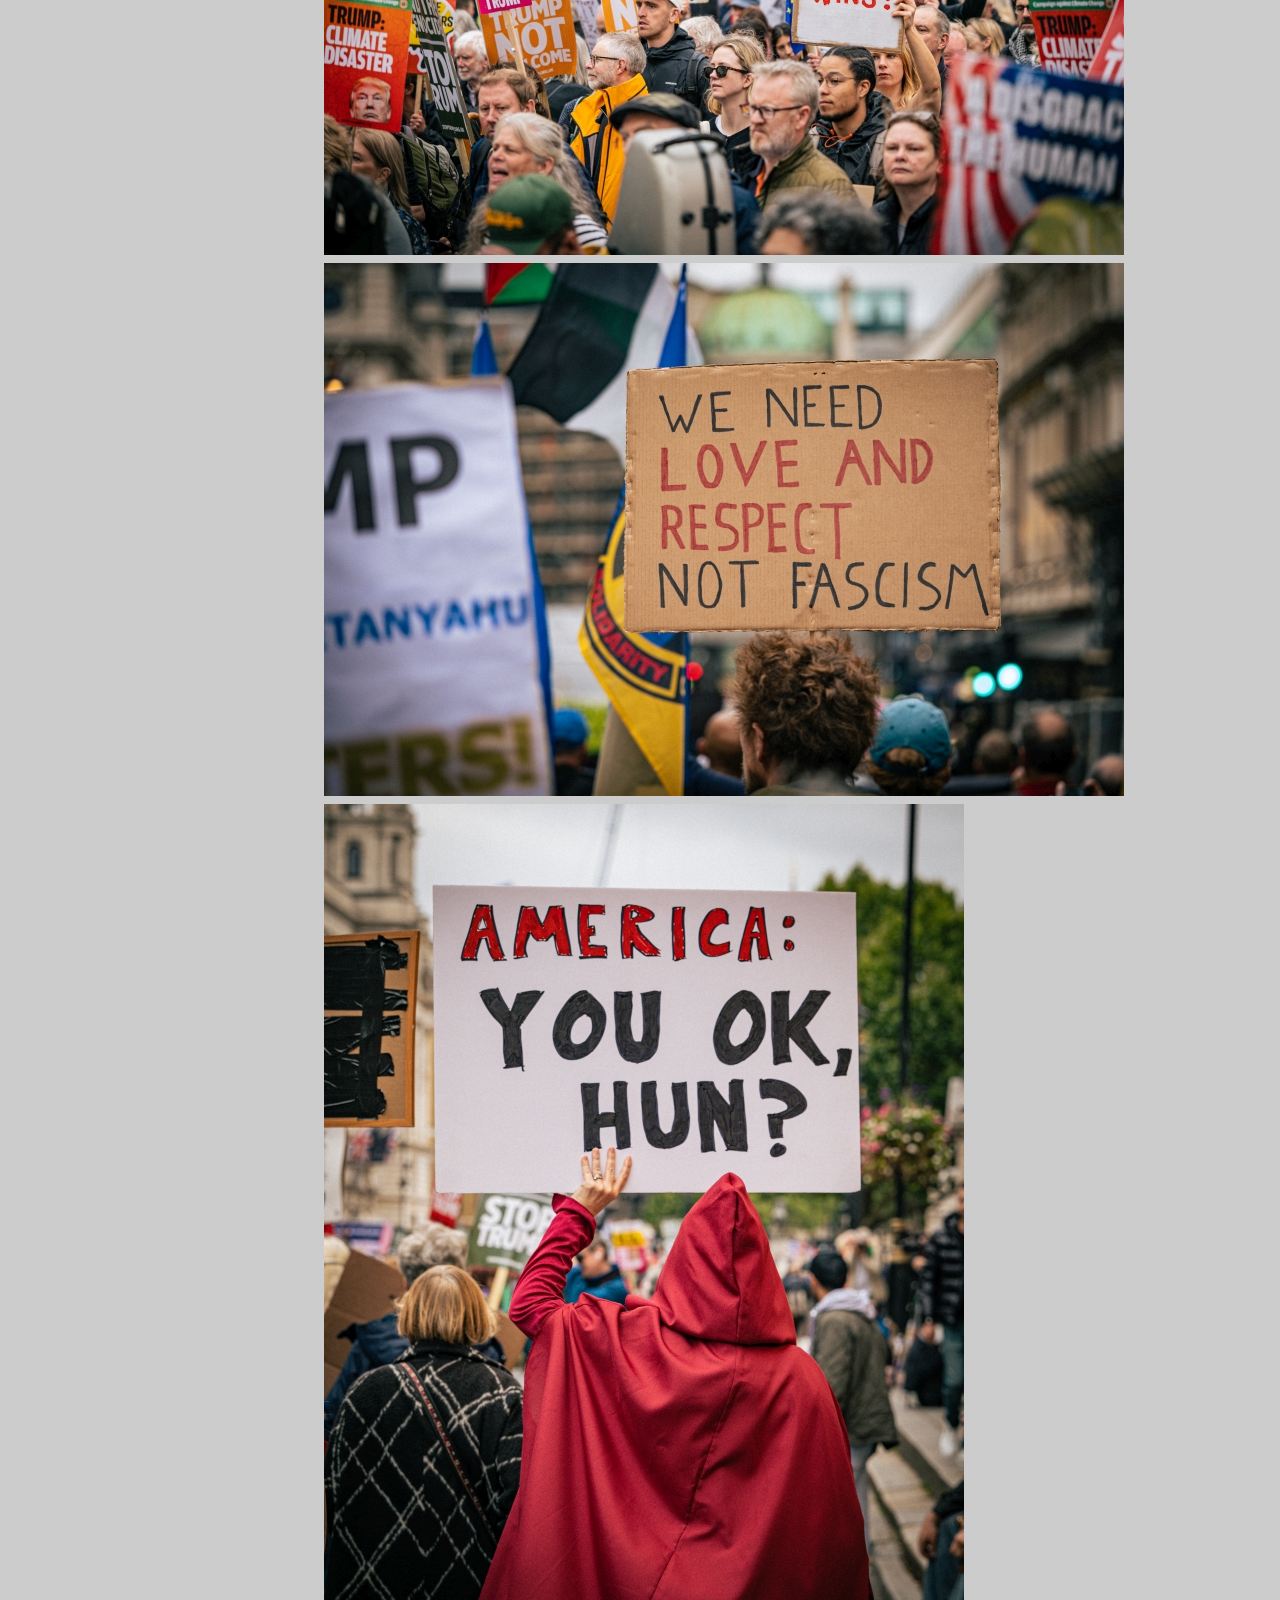
<file: photo/protests.html>
<!DOCTYPE html PUBLIC "-//W3C//DTD XHTML 1.0 Transitional//EN" "http://www.w3.org/TR/xhtml1/DTD/xhtml1-transitional.dtd">

<meta name="description" content="Steve Lee is a portrait photographer based in London, England.<br />">

<html>
<head>

<link rel="stylesheet" type="text/css" href="style.css" />

<link rel="preconnect" href="https://fonts.googleapis.com">
<link rel="preconnect" href="https://fonts.gstatic.com" crossorigin>
<link href="https://fonts.googleapis.com/css2?family=Jost:wght@500&family=Shippori+Antique&family=Yantramanav&display=swap" rel="stylesheet">

<title>Steve Lee - London-based portrait photographer</title>

<base target="_self">

</head>

<!-- BODY -->
<body>

<!-- SIDEBAR -->
<div id="sidebar">
<span class="title"><a href="index.html">Steve Lee</a></span><br />
London-based photographer<br />
<br />

<a href="index.html">People</a><br />
<a href="places.html">Places</a><br />
<a href="protests.html">Protests</a><br />

<!--
<a href="travel.html">Travel</a><br />
-->

<br />
<a href="http://www.instagram.com/stevelee_photos" target="_blank">Instagram</a><br />
<a href="mailto: steve [at] doublefunction [co.uk]">E-mail</a>
</div>

<div id="body">
<img src="protests/pa5.jpg"/></a> 
<img src="protests/pa6.jpg"/></a> 
<img src="protests/pa1.jpg"/></a>
<img src="protests/pa2.jpg"/></a> 
<img src="protests/pa3.jpg"/></a> 
<img src="protests/pa4.jpg"/></a> 
<img src="protests/pa7.jpg"/></a> 
<img src="protests/pa8.jpg"/></a> 
<img src="protests/pa9.jpg"/></a> 
<br />
<br />
<img src="protests/ukr1.jpg"/></a> 
<img src="protests/ukr5.jpg"/></a> 
<img src="protests/ukr4.jpg"/></a> 
<img src="protests/ukr2.jpg"/></a> 
<img src="protests/ukr3.jpg"/></a> 
<br />
<br />
<img src="protests/trump3.jpg"/></a> 
<img src="protests/trump1.jpg"/></a> 
<img src="protests/trump2.jpg"/></a> 
<img src="protests/trump19.jpg"/></a> 
<img src="protests/trump4.jpg"/></a> 
<img src="protests/trump5.jpg"/></a> 
<img src="protests/trump8.jpg"/></a> 
<img src="protests/trump6.jpg"/></a> 
<img src="protests/trump7.jpg"/></a> 

<img src="protests/trump9.jpg"/></a> 
<img src="protests/trump10.jpg"/></a> 
<img src="protests/trump11.jpg"/></a> 
<img src="protests/trump12.jpg"/></a> 
<img src="protests/trump13.jpg"/></a> 
<img src="protests/trump14.jpg"/></a> 
<img src="protests/trump15.jpg"/></a> 
<img src="protests/trump16.jpg"/></a> 
<img src="protests/trump17.jpg"/></a> 
<img src="protests/trump18.jpg"/></a> 

<img src="protests/trump21.jpg"/></a> 
<img src="protests/trump20.jpg"/></a> 

</div>

<!--
<script type="text/javascript">
//Define first typing example:
new TypingText(document.getElementById("body"));

//Type out examples:
TypingText.runAll();
</script>
-->


<!-- GOOGLE ANALYTICS -->
<script type="text/javascript">

  var _gaq = _gaq || [];
  _gaq.push(['_setAccount', 'UA-28560054-1']);
  _gaq.push(['rackPageview']);

  (function() {
    var ga = document.createElement('script'); ga.type = 'text/javascript'; ga.async = true;
    ga.src = ('https:' == document.location.protocol ? 'https://ssl' : 'http://www') + '.google-analytics.com/ga.js';
    var s = document.getElementsByTagName('script')[0]; s.parentNode.insertBefore(ga, s);
  })();

</script>




</body>
</html>
</file>
<file: style.css>
body, td { 
scrollbar-track-color: #2d2729;
background-color: #aa3322;
background-image: url(bg.gif);
background-repeat: repeat;
background-position: 0 0;
font-family: 'Shippori Antique', 'helvetica', 'arial', sans-serif;
color: #edd;
font-size: 16px;
line-height: 34px;
margin: 0px 0px 0px 0px;
padding: 0px;
letter-spacing: 0px;
overflow-wrap: anywhere;
} 

.doublefunction {
color: #433;
font-size: 64px;
line-height: 52px;
font-weight: bold;
letter-spacing: -2px;
}

div#body {
background-image: none;
background-color: #aa3322;
padding-top: 0px;
padding-bottom: 55px;
padding-left: 70px;
padding-right: 100px;
text-align: left;
left:0px;
top: -16px;
z-index: 10;
margin: auto;
margin-top: 32px;
margin-bottom: 32px;
width: 650px;
position: relative;
}

p {
padding-bottom: 20px;
}

#title {
font-size: 48px;
line-height: 56px;
letter-spacing: -1px;
}

.heading {
font-size: 24px;
/*line-height: 84px;*/
letter-spacing: -1px;
}


/* LINKS */
a {
color: #400;
text-decoration: none;
}

a:hover {
background-color: #fff;
color: #aa3322;
}

}
</file>
<file: photo/style.css>
body, td { 
/*
background-color: #5d5656;
color: #fff;
background-image: url(bg.gif);
background-repeat: repeat;
background-position: 0 0;
*/



background-color: #ccc;
color: #654;

font-family: 'Shippori Antique', 'helvetica', 'arial', sans-serif;
font-size: 16px;

margin: 0px 0px 0px 0px;
padding: 0px;
letter-spacing: 0px;
overflow-wrap: anywhere;
} 

div#sidebar {
position: absolute;
top: 0px;
left: 0px;
width: 20%;
height: 50%;
margin: 0px;
padding: 50px 10px 10px 45px;
letter-spacing: -1px;
}

span.title {
font-size: 32px;
line-height: 38px;
letter-spacing: -2px;
}

div#body {
position: absolute;
top: 55px;
left: 220px;
width: auto;

margin: 0px;

padding-top: 0px;
padding-bottom: 64px;
padding-left: 100px;
padding-right: 100px;
}

img {
padding: 0px;
margin: 4px;
image-rendering: smooth;
}

img.thumbnail {
image-rendering: smooth;
height: 300px;
width: auto;
border: 1px;
}

img.square {
width: 300px;
object-fit: cover;
}

p {
padding-bottom: 20px;
}



span.links {
font-size: 14px;
line-height: 38px;
letter-spacing: 0px;
}

.heading {
font-size: 24px;
/*line-height: 84px;*/
letter-spacing: -1px;
}


/* LINKS */
a {
color: #c35;
/* color: #2e8; */
text-decoration: none;
}

a:hover {
color: #c35;
background-color: #e0e0e0;
}

}
</file>
